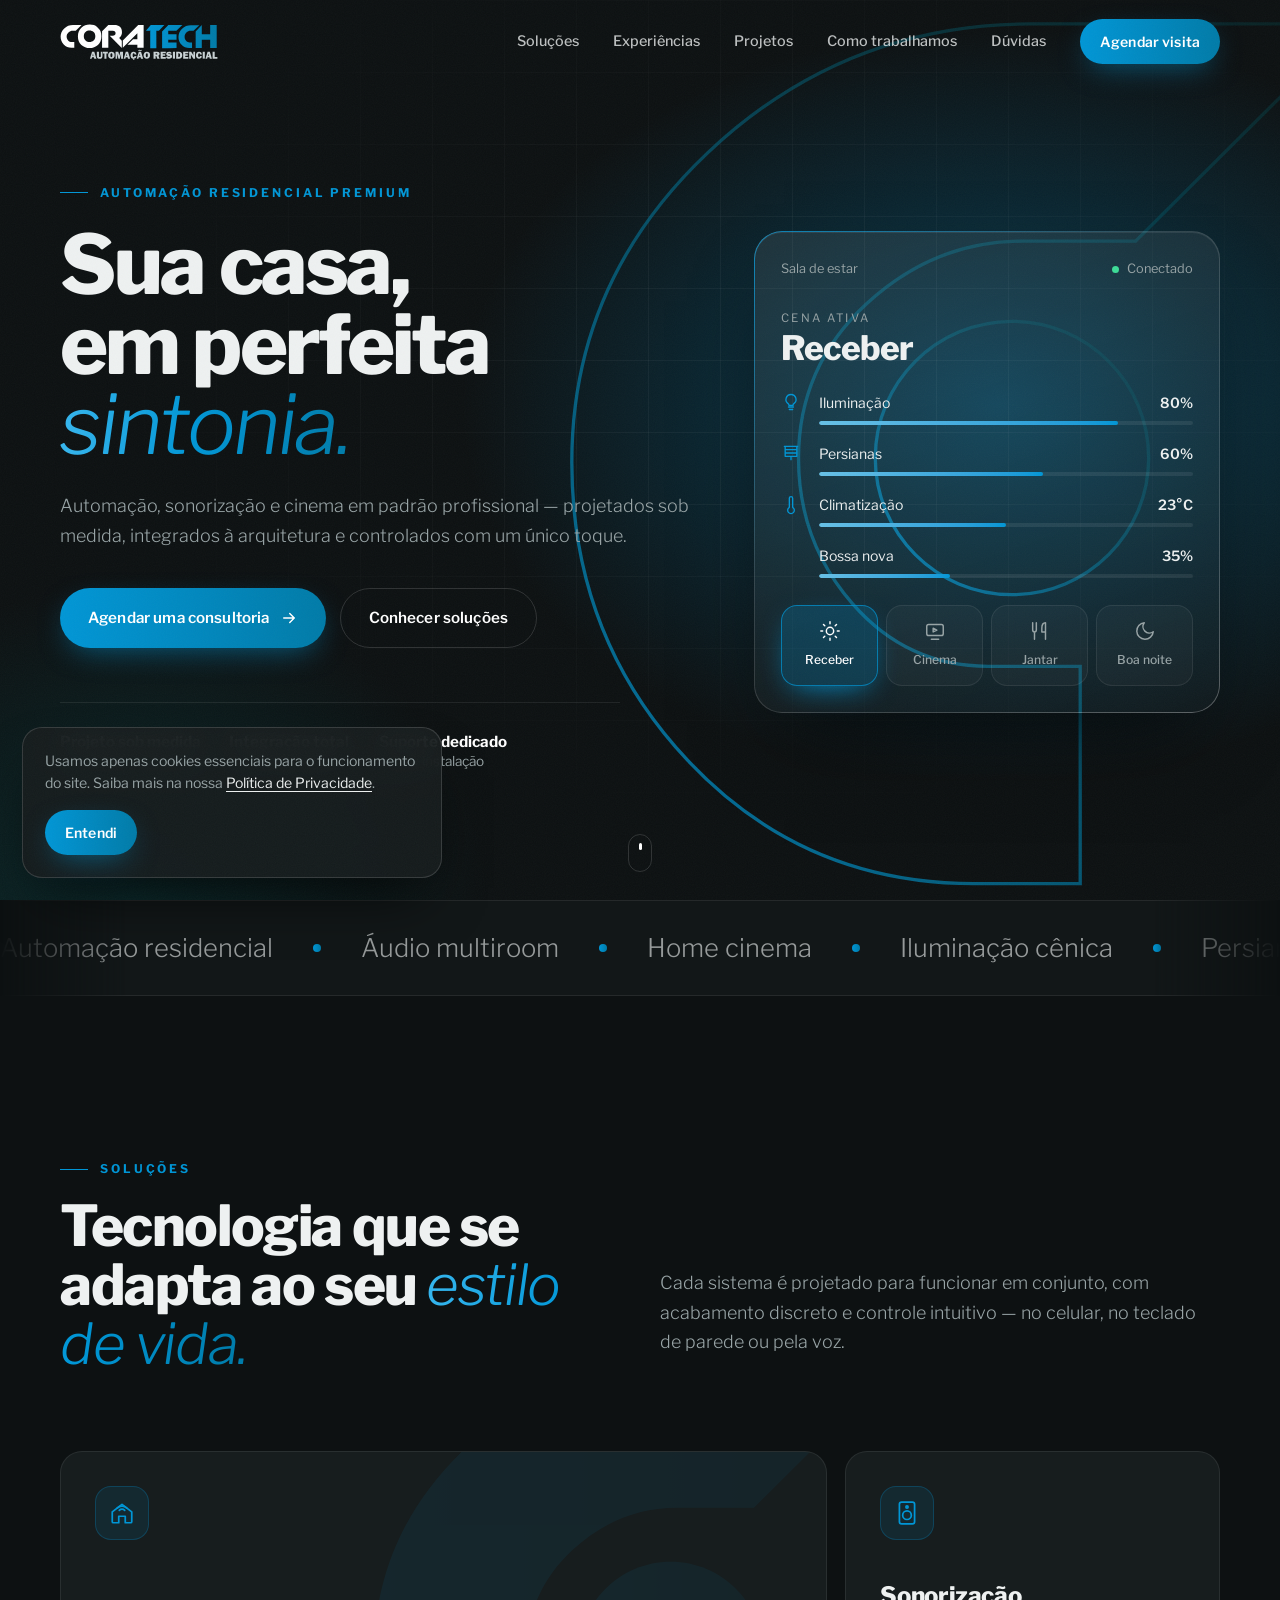
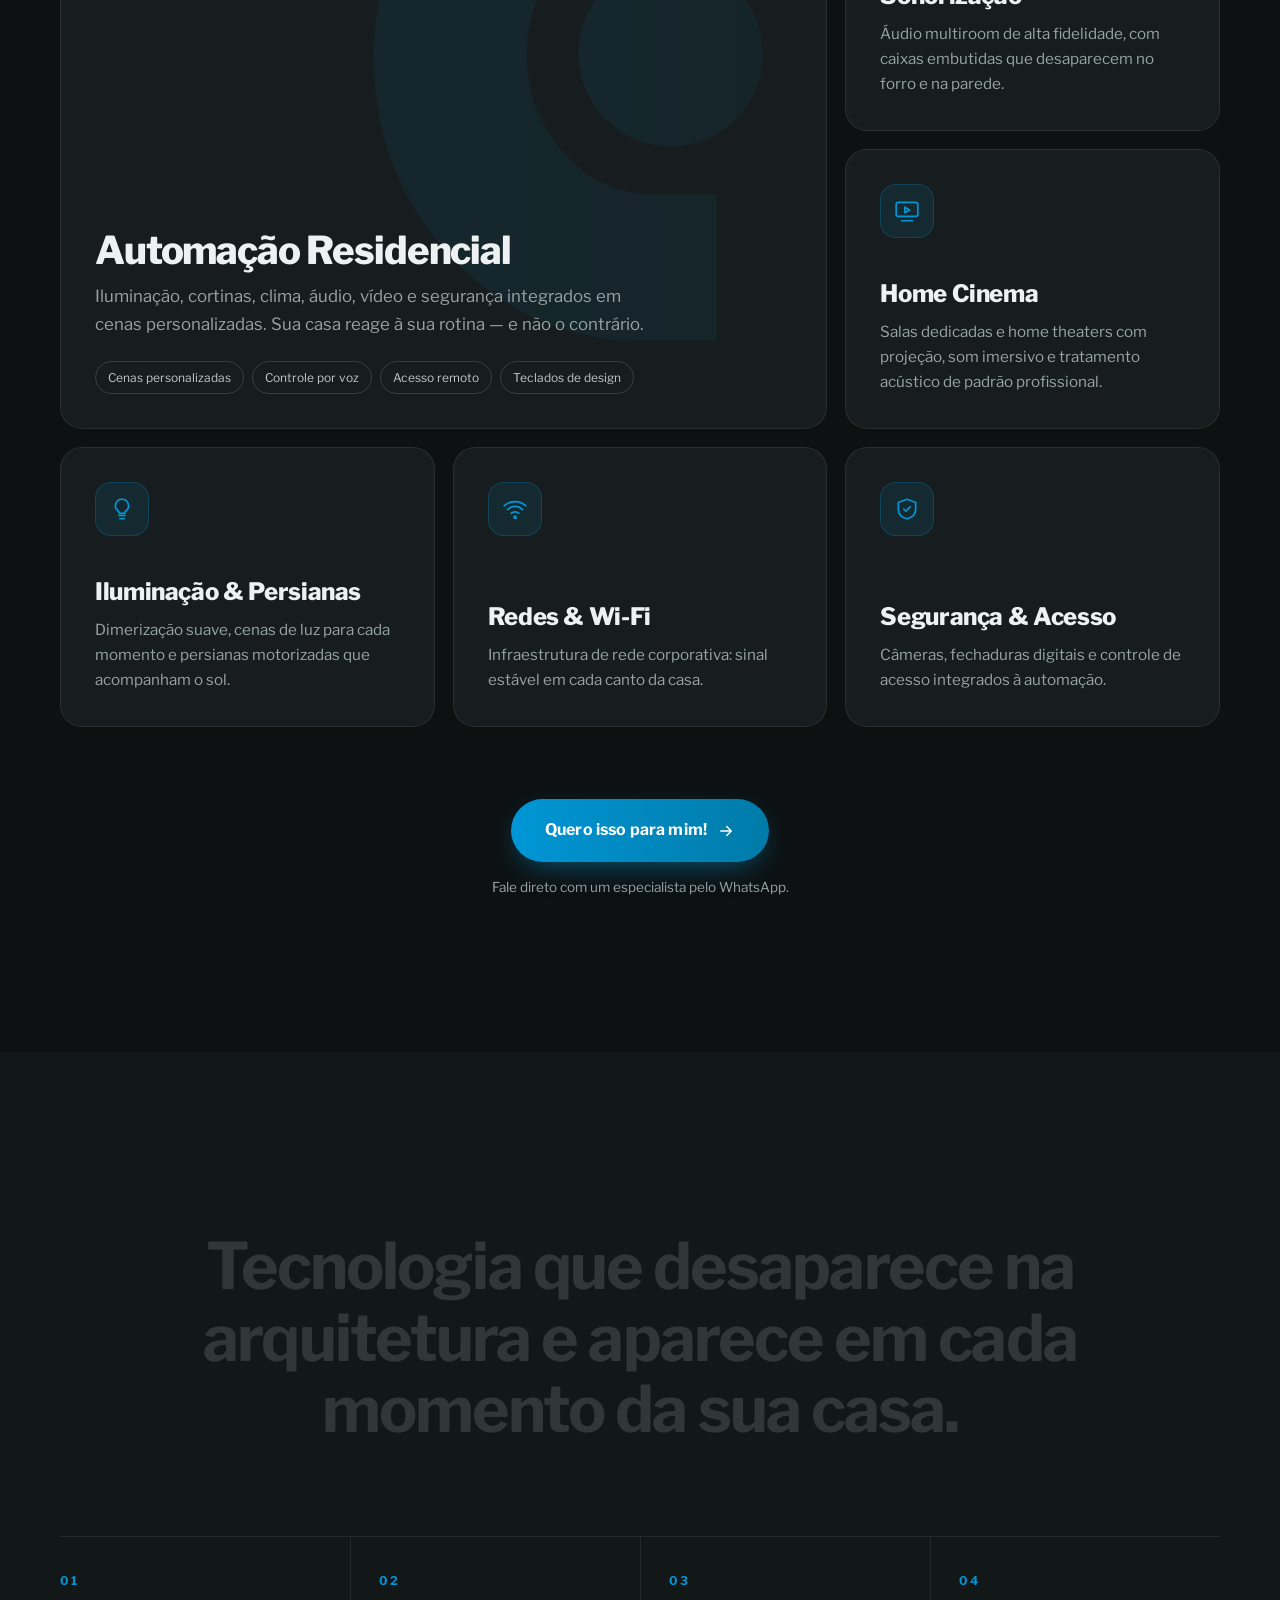
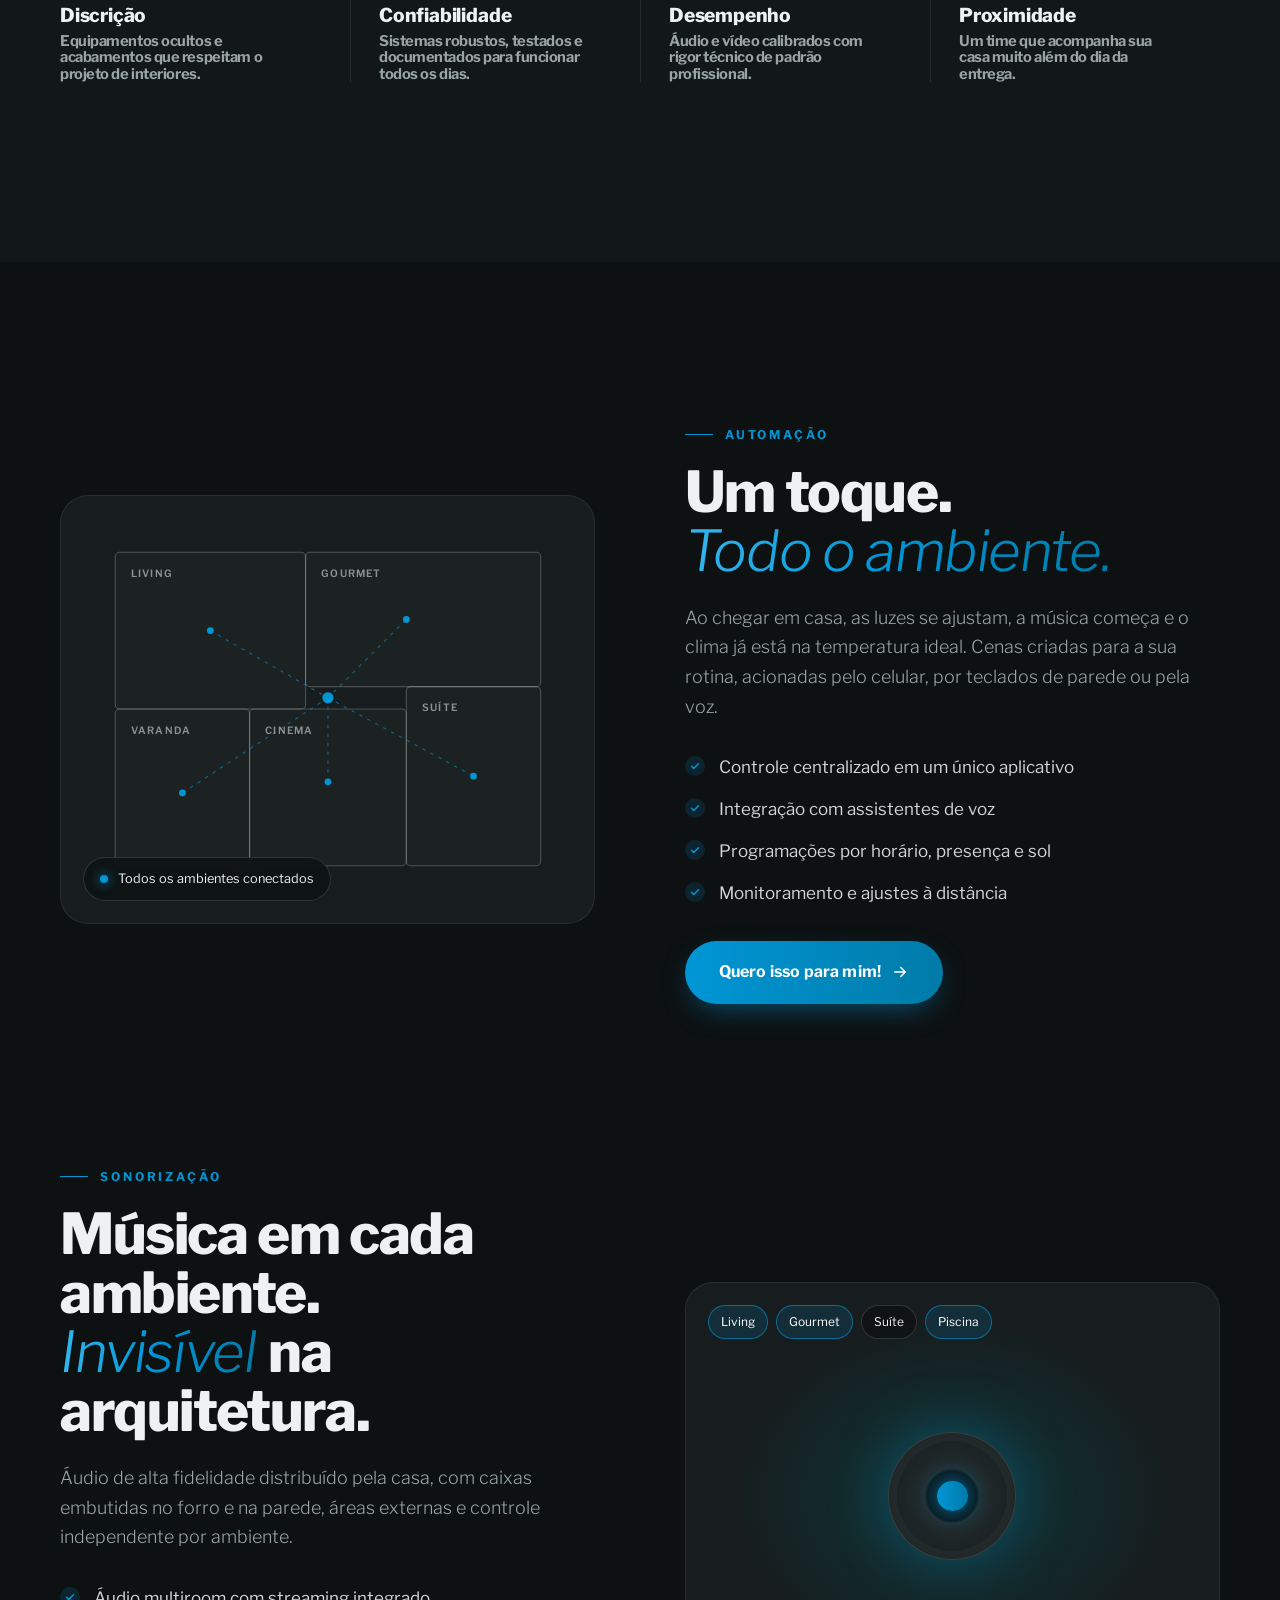
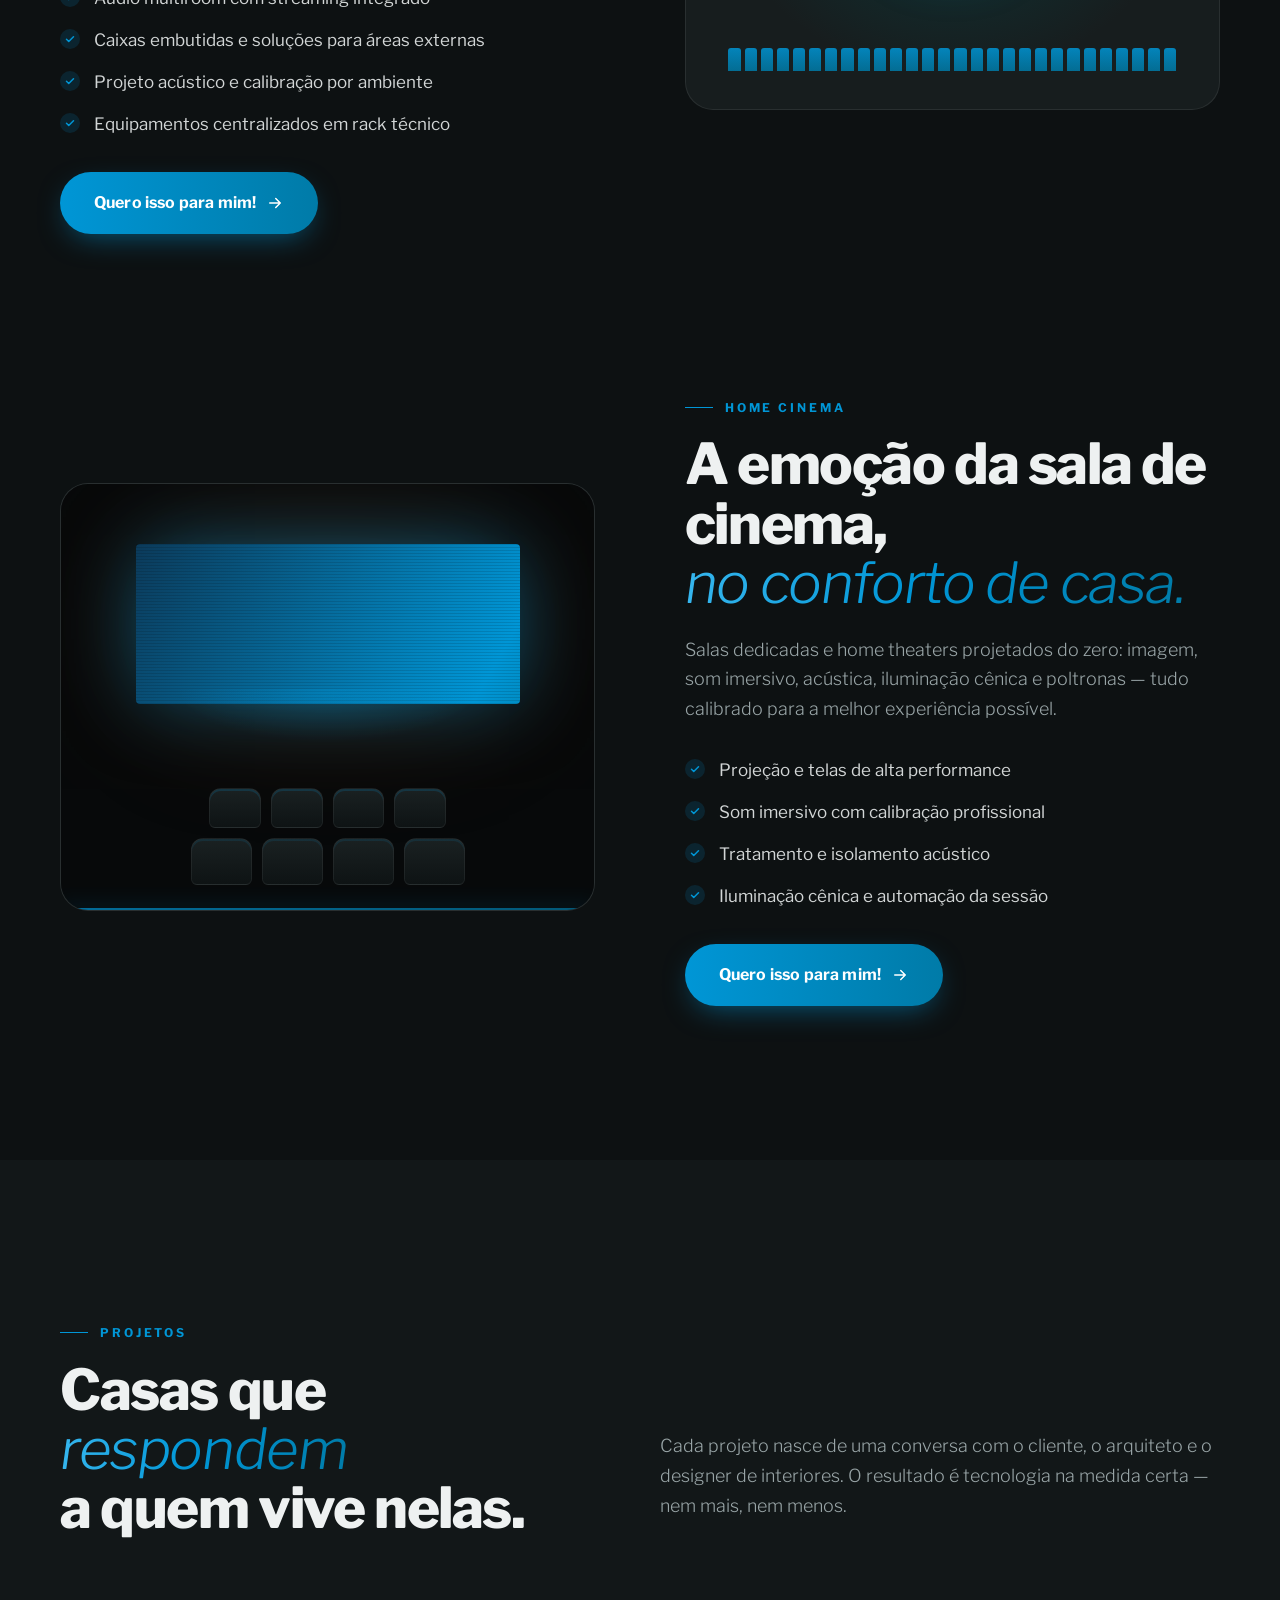
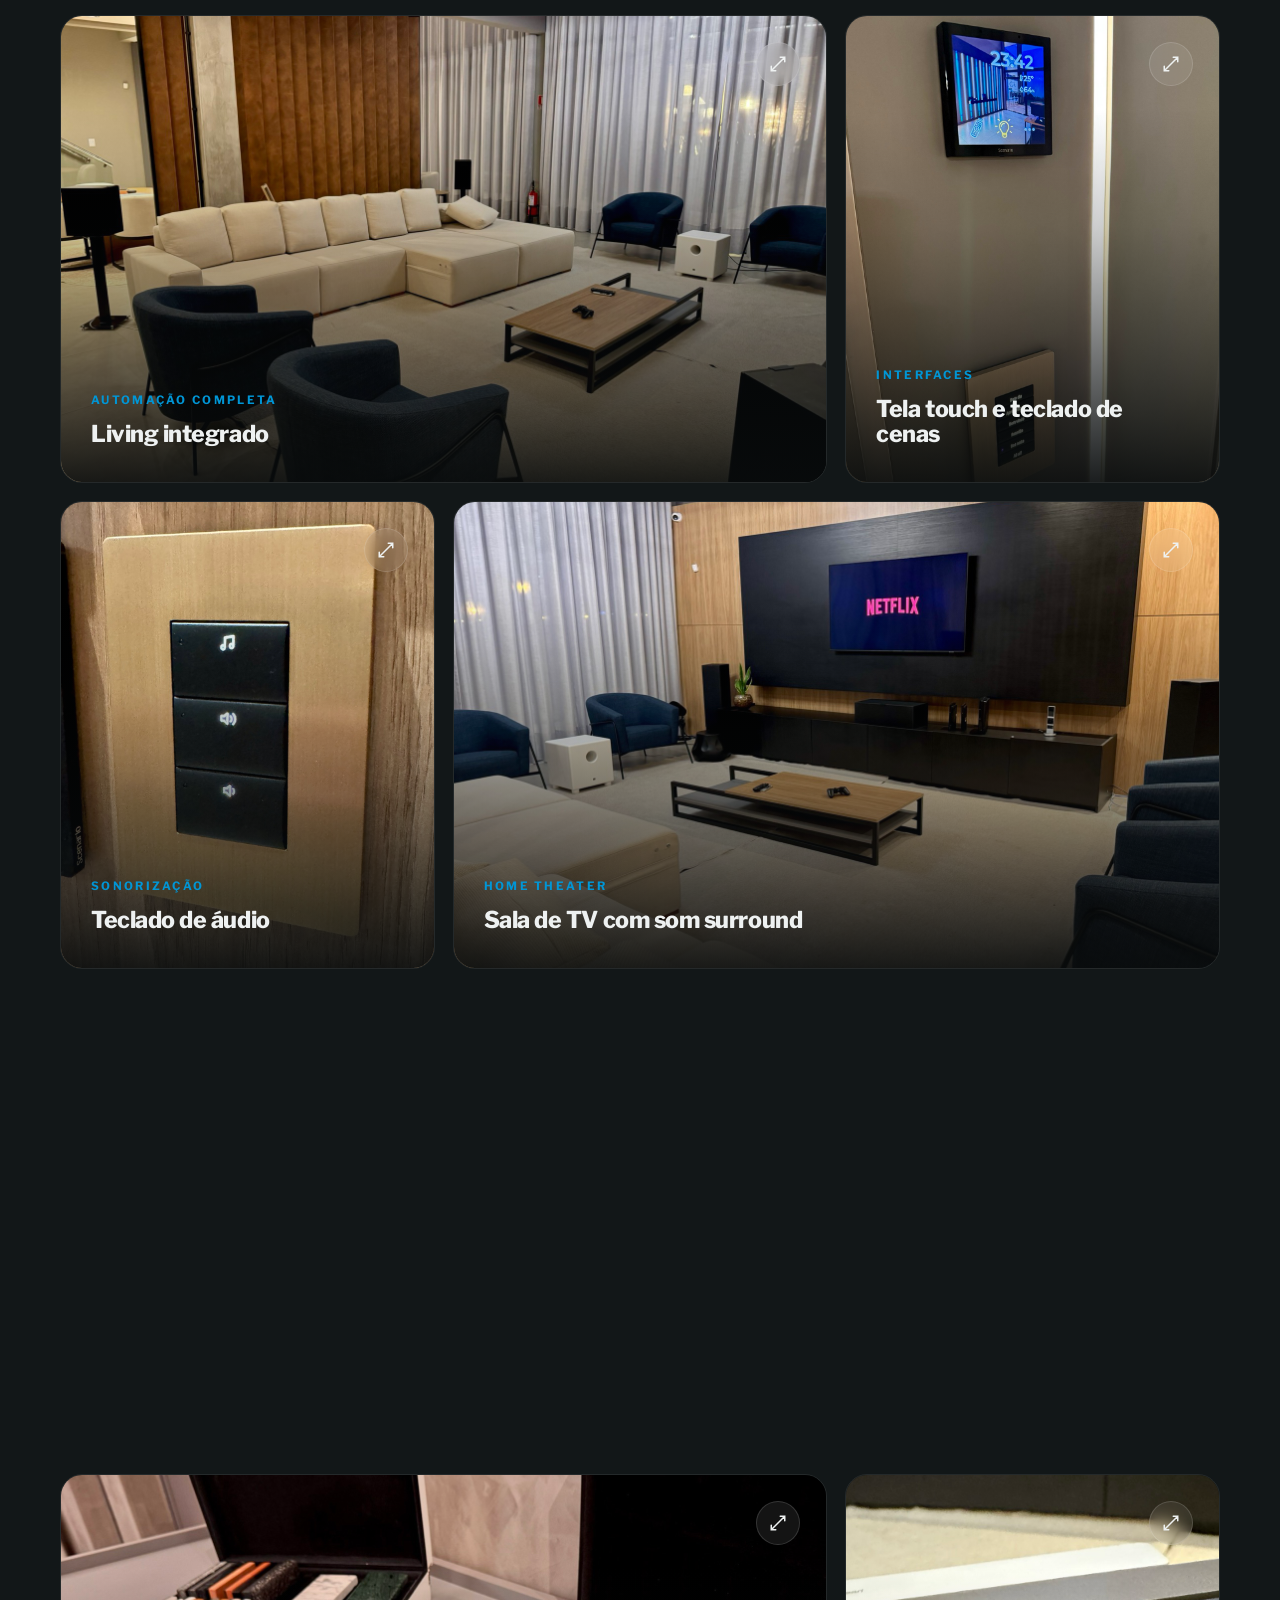
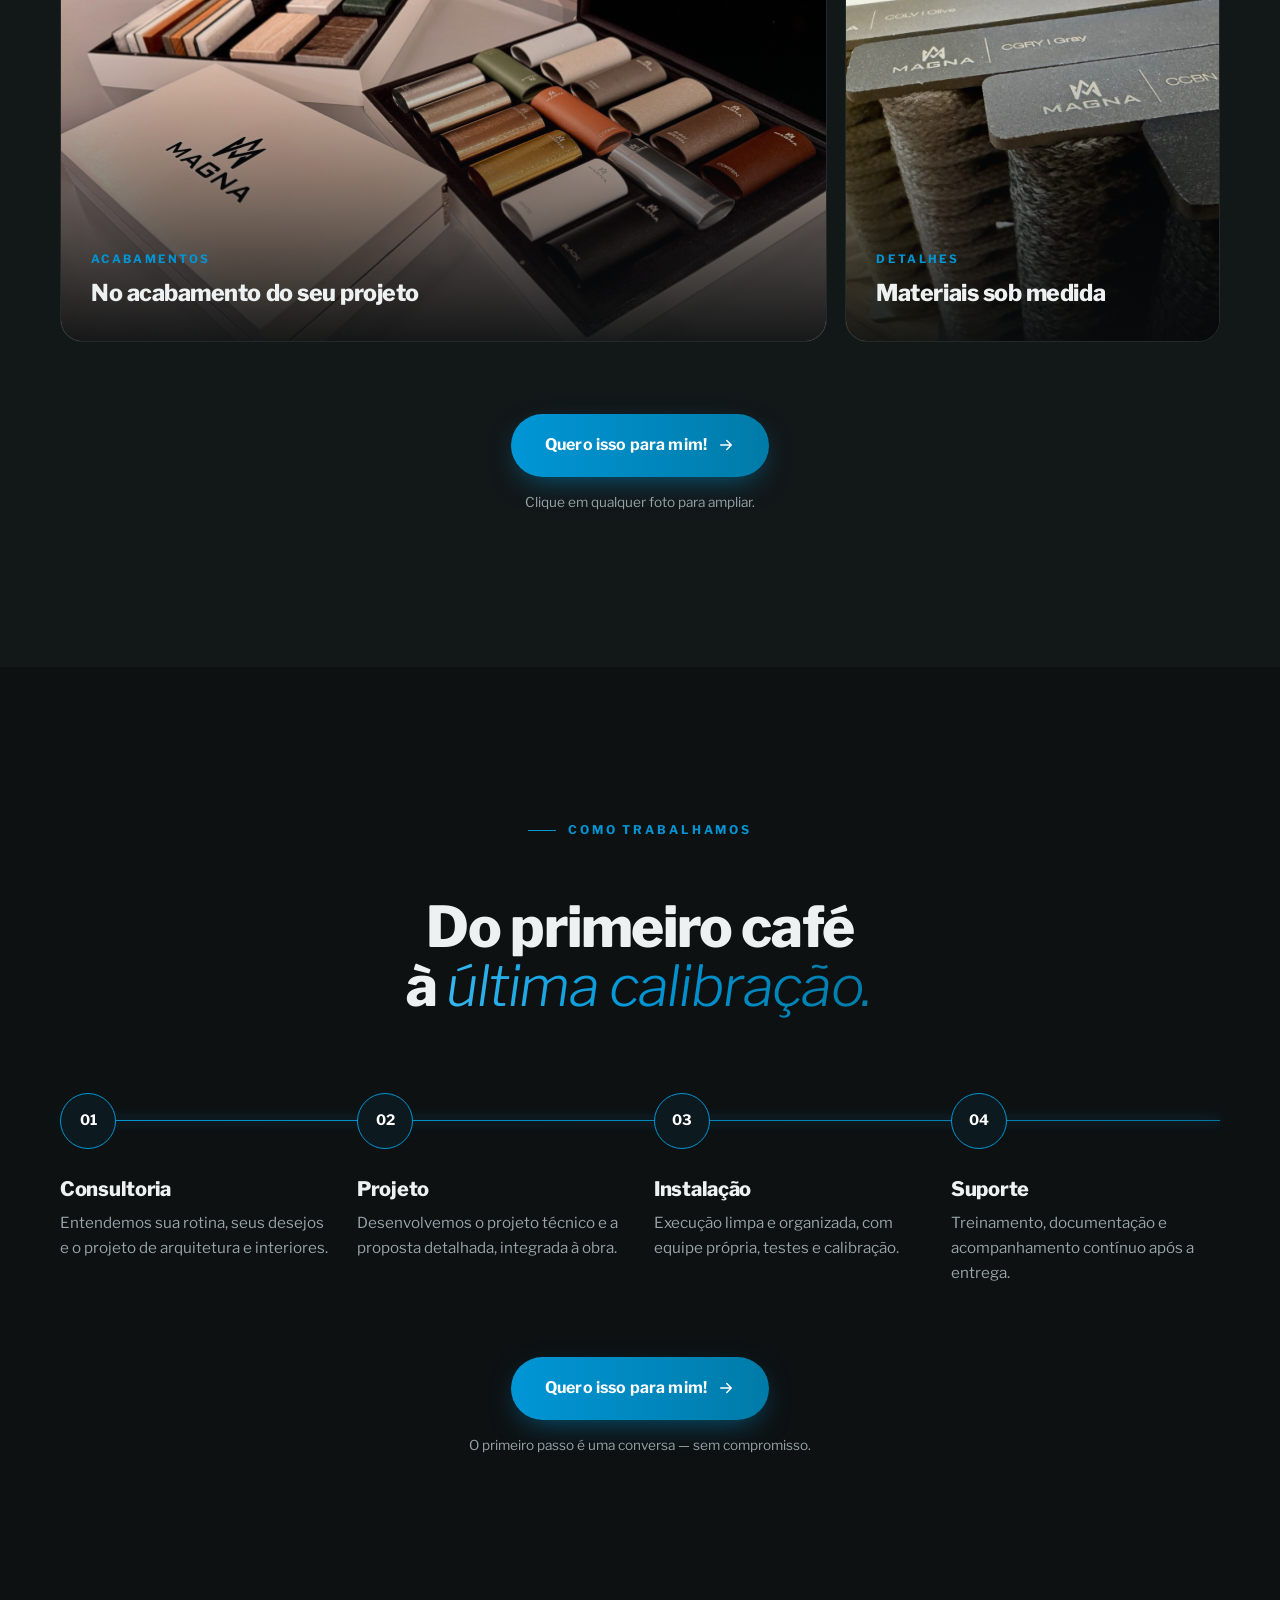
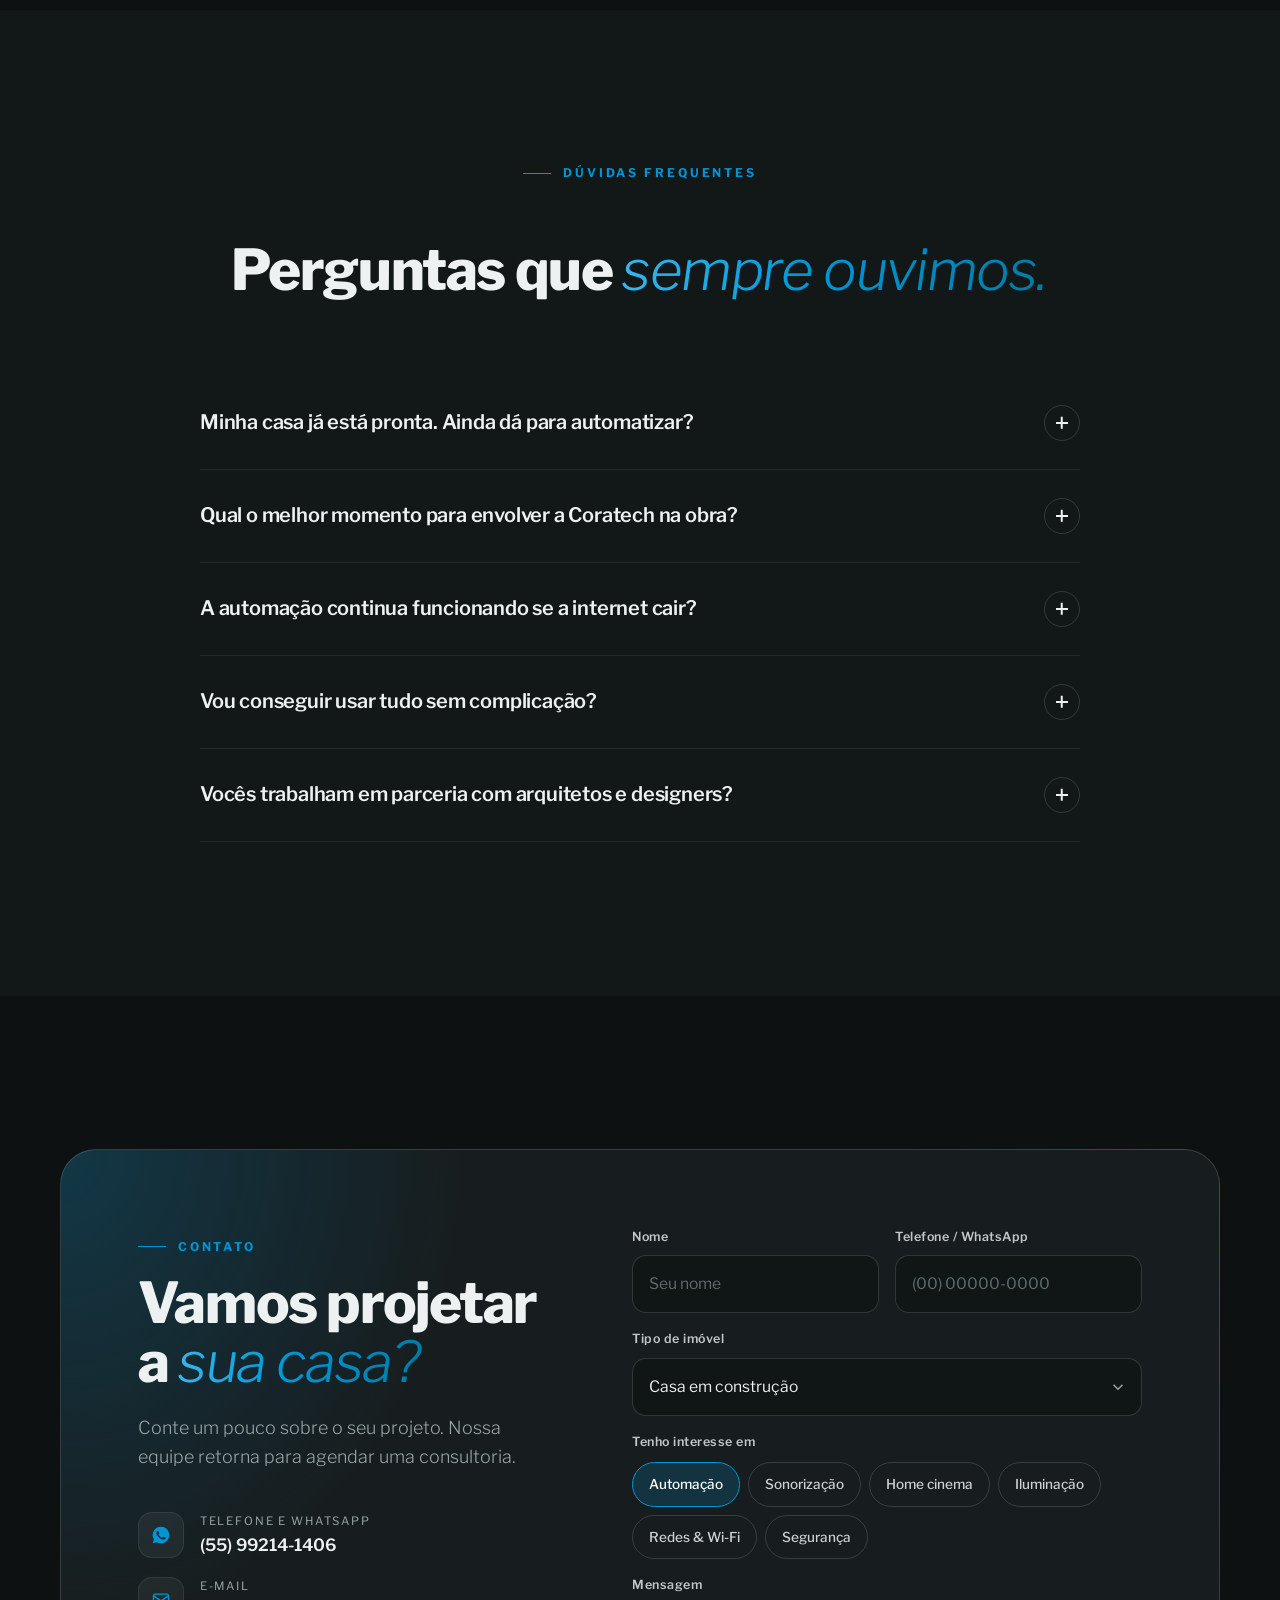
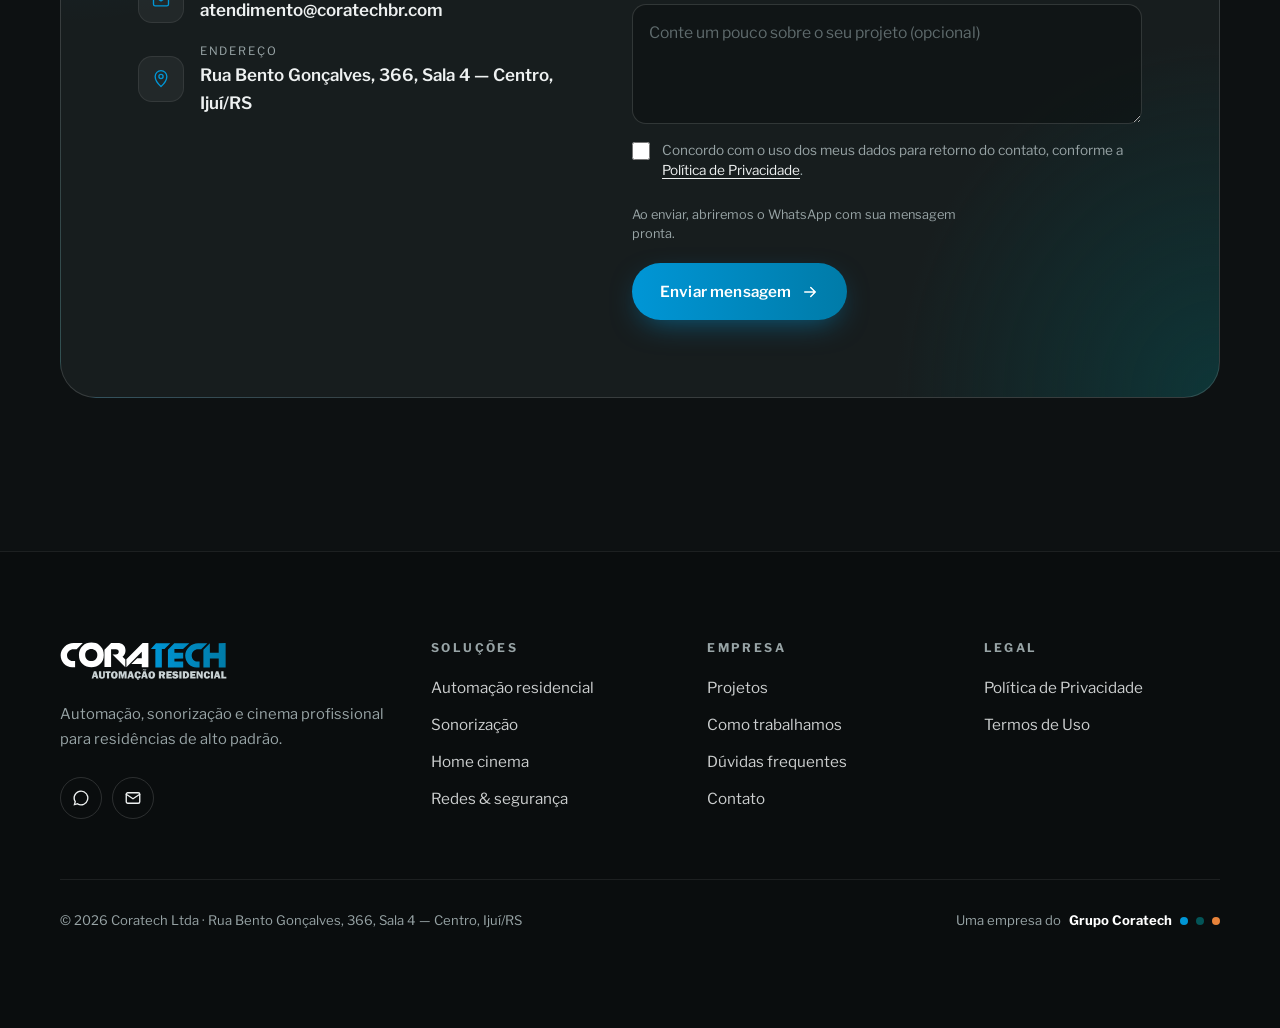
<file: index.html>
<!doctype html>
<html lang="pt-BR">
<head>
  <meta charset="utf-8">
  <meta name="viewport" content="width=device-width, initial-scale=1">
  <title>Coratech — Automação Residencial, Sonorização e Cinema</title>
  <meta name="description" content="Coratech Automação Residencial: projetos sob medida de automação, sonorização ambiente e home cinema profissional para residências de alto padrão.">
  <meta name="theme-color" content="#0d1112">

  <!-- Compartilhamento (WhatsApp, Instagram, LinkedIn) -->
  <meta property="og:type" content="website">
  <meta property="og:title" content="Coratech — Automação Residencial Premium">
  <meta property="og:description" content="Automação, sonorização e cinema profissional para residências exigentes.">
  <meta property="og:locale" content="pt_BR">

  <link rel="icon" type="image/svg+xml" href="assets/img/favicon.svg">
  <link rel="preconnect" href="https://fonts.googleapis.com">
  <link rel="preconnect" href="https://fonts.gstatic.com" crossorigin>
  <link href="https://fonts.googleapis.com/css2?family=Libre+Franklin:ital,wght@0,300;0,400;0,500;0,600;0,700;0,800;1,300&display=swap" rel="stylesheet">
  <link rel="stylesheet" href="assets/css/style.css?v=7">
</head>
<body>

  <div class="progress" aria-hidden="true"></div>

  <!-- =====================================================================
       CABEÇALHO
       ===================================================================== -->
  <header class="header" id="topo">
    <div class="container">
      <a href="#inicio" class="brand" aria-label="Coratech — início">
        <img src="assets/img/logo-claro.svg" alt="Coratech Automação Residencial" width="283" height="64">
      </a>

      <nav class="nav" id="menu" aria-label="Menu principal">
        <a href="#solucoes">Soluções</a>
        <a href="#experiencias">Experiências</a>
        <a href="#projetos">Projetos</a>
        <a href="#processo">Como trabalhamos</a>
        <a href="#faq">Dúvidas</a>
        <a href="#contato" class="btn btn--sm">Agendar visita</a>
      </nav>

      <button class="menu-toggle" aria-label="Abrir menu" aria-controls="menu" aria-expanded="false">
        <span></span><span></span>
      </button>
    </div>
  </header>

  <main>

    <!-- =====================================================================
         HERO — com painel interativo de cenas
         ===================================================================== -->
    <section class="hero" id="inicio">
      <div class="hero__bg"></div>
      <div class="hero__grid"></div>

      <!-- Símbolo da marca desenhado em linha -->
      <svg class="hero__symbol" viewBox="0 0 84 94" aria-hidden="true">
        <defs>
          <linearGradient id="heroStroke" x1="0" y1="0" x2="1" y2="1">
            <stop offset="0" stop-color="#0096D6" stop-opacity=".9"/>
            <stop offset="1" stop-color="#035457" stop-opacity=".25"/>
          </linearGradient>
        </defs>
        <path transform="matrix(1,0,0,-1,-121,246.89)" d="M170.525 244.993C157.337 244.993 145.947 240.446 136.338 231.368 126.729 222.288 121.932 211.369 121.932 198.587 121.932 186.273 126.009 175.757 134.181 167.055 142.354 158.337 152.462 153.994 164.51 153.994H175.745V176.993H165.994C160.292 176.993 155.524 179.18 151.682 183.571 147.837 187.96 145.93 193.102 145.93 199.008 145.93 205.447 148.323 210.899 153.104 215.337 157.885 219.773 163.384 221.993 169.587 221.993H181.603L204.713 244.993Z"/>
        <path transform="matrix(1,0,0,-1,-121,246.89)" d="M154.053 199.043C154.053 191.051 160.531 184.573 168.523 184.573 176.515 184.573 182.993 191.051 182.993 199.043 182.993 207.035 176.515 213.513 168.523 213.513 160.531 213.513 154.053 207.035 154.053 199.043Z"/>
      </svg>

      <div class="container hero__inner">
        <div>
          <span class="eyebrow fade-in">Automação residencial premium</span>
          <h1 class="display">
            <span class="split-line"><span>Sua casa,</span></span>
            <span class="split-line"><span>em perfeita</span></span>
            <span class="split-line"><span><em class="accent">sintonia.</em></span></span>
          </h1>
          <p class="lead fade-in d1">
            Automação, sonorização e cinema em padrão profissional — projetados sob medida,
            integrados à arquitetura e controlados com um único toque.
          </p>
          <div class="hero__ctas fade-in d2">
            <a href="#contato" class="btn">
              Agendar uma consultoria
              <svg viewBox="0 0 24 24" fill="none" stroke="currentColor" stroke-width="2" stroke-linecap="round" stroke-linejoin="round"><path d="M5 12h14M13 6l6 6-6 6"/></svg>
            </a>
            <a href="#solucoes" class="btn btn--ghost">Conhecer soluções</a>
          </div>
          <div class="hero__meta fade-in d3">
            <div><strong>Projeto sob medida</strong>do conceito à entrega</div>
            <div><strong>Integração total</strong>em um só aplicativo</div>
            <div><strong>Suporte dedicado</strong>após a instalação</div>
          </div>
        </div>

        <!-- Painel de cenas: clique nos botões para ver a casa mudar -->
        <div class="hero__panel fade-in d4">
          <div class="panel" aria-live="polite">
            <div class="panel__top">
              <span>Sala de estar</span>
              <span class="panel__status"><i></i>Conectado</span>
            </div>
            <div class="panel__scene">
              <small>Cena ativa</small>
              <span class="panel__scene-name" data-scene-name>Receber</span>
            </div>

            <div class="panel__rows">
              <div class="prow">
                <svg viewBox="0 0 24 24" fill="none" stroke="currentColor" stroke-width="1.6" stroke-linecap="round" stroke-linejoin="round"><path d="M9 18h6M10 21h4M12 3a6 6 0 0 0-3.5 10.9c.6.5 1 1.2 1 2V16h5v-.1c0-.8.4-1.5 1-2A6 6 0 0 0 12 3z"/></svg>
                <span>Iluminação</span><b data-val="luz">80%</b>
                <div class="prow__bar"><i data-bar="luz"></i></div>
              </div>
              <div class="prow">
                <svg viewBox="0 0 24 24" fill="none" stroke="currentColor" stroke-width="1.6" stroke-linecap="round" stroke-linejoin="round"><path d="M4 4h16M5 4v12h14V4M5 8h14M5 12h14M12 16v4"/></svg>
                <span>Persianas</span><b data-val="persiana">60%</b>
                <div class="prow__bar"><i data-bar="persiana"></i></div>
              </div>
              <div class="prow">
                <svg viewBox="0 0 24 24" fill="none" stroke="currentColor" stroke-width="1.6" stroke-linecap="round" stroke-linejoin="round"><path d="M14 14.8V4a2 2 0 1 0-4 0v10.8a4 4 0 1 0 4 0z"/></svg>
                <span>Climatização</span><b data-val="clima">23°C</b>
                <div class="prow__bar"><i data-bar="clima"></i></div>
              </div>
              <div class="prow">
                <span class="panel__eq" aria-hidden="true"><i></i><i></i><i></i><i></i></span>
                <span data-val="musica">Bossa nova</span><b data-val="audio">35%</b>
                <div class="prow__bar"><i data-bar="audio"></i></div>
              </div>
            </div>

            <div class="scenes" role="group" aria-label="Escolher cena">
              <button class="scene-btn" data-scene="receber" aria-pressed="true">
                <svg viewBox="0 0 24 24" fill="none" stroke="currentColor" stroke-width="1.6" stroke-linecap="round" stroke-linejoin="round"><circle cx="12" cy="12" r="4"/><path d="M12 2v2M12 20v2M4.9 4.9l1.4 1.4M17.7 17.7l1.4 1.4M2 12h2M20 12h2M4.9 19.1l1.4-1.4M17.7 6.3l1.4-1.4"/></svg>
                Receber
              </button>
              <button class="scene-btn" data-scene="cinema" aria-pressed="false">
                <svg viewBox="0 0 24 24" fill="none" stroke="currentColor" stroke-width="1.6" stroke-linecap="round" stroke-linejoin="round"><rect x="3" y="5" width="18" height="12" rx="2"/><path d="M8 21h8M10 9l4 2-4 2z"/></svg>
                Cinema
              </button>
              <button class="scene-btn" data-scene="jantar" aria-pressed="false">
                <svg viewBox="0 0 24 24" fill="none" stroke="currentColor" stroke-width="1.6" stroke-linecap="round" stroke-linejoin="round"><path d="M8 3v8a2 2 0 0 1-4 0V3M6 13v8M18 21V3c-2 0-4 2-4 6v4h4"/></svg>
                Jantar
              </button>
              <button class="scene-btn" data-scene="noite" aria-pressed="false">
                <svg viewBox="0 0 24 24" fill="none" stroke="currentColor" stroke-width="1.6" stroke-linecap="round" stroke-linejoin="round"><path d="M21 12.8A9 9 0 1 1 11.2 3a7 7 0 0 0 9.8 9.8z"/></svg>
                Boa noite
              </button>
            </div>
          </div>
        </div>
      </div>

      <a href="#solucoes" class="scroll-cue" aria-label="Rolar para baixo"></a>
    </section>

    <!-- Faixa rolante -->
    <div class="marquee" aria-hidden="true">
      <div class="marquee__track">
        <span>Automação residencial</span><span>Áudio multiroom</span><span>Home cinema</span><span>Iluminação cênica</span><span>Persianas motorizadas</span><span>Climatização inteligente</span><span>Redes &amp; Wi-Fi</span><span>Segurança &amp; acesso</span>
        <span>Automação residencial</span><span>Áudio multiroom</span><span>Home cinema</span><span>Iluminação cênica</span><span>Persianas motorizadas</span><span>Climatização inteligente</span><span>Redes &amp; Wi-Fi</span><span>Segurança &amp; acesso</span>
      </div>
    </div>

    <!-- =====================================================================
         SOLUÇÕES
         ===================================================================== -->
    <section class="section" id="solucoes">
      <div class="container">
        <div class="section__head">
          <div class="reveal">
            <span class="eyebrow">Soluções</span>
            <h2 class="h2">Tecnologia que se adapta ao seu <em class="accent">estilo de vida.</em></h2>
          </div>
          <p class="lead reveal" data-delay="1">
            Cada sistema é projetado para funcionar em conjunto, com acabamento discreto e
            controle intuitivo — no celular, no teclado de parede ou pela voz.
          </p>
        </div>

        <div class="bento">
          <article class="card card--feature reveal">
            <div class="card__icon">
              <svg viewBox="0 0 24 24" fill="none" stroke="currentColor" stroke-width="1.6" stroke-linecap="round" stroke-linejoin="round"><path d="M3 11l9-7 9 7v9a1 1 0 0 1-1 1h-5v-6H9v6H4a1 1 0 0 1-1-1z"/><path d="M9.5 9.5a3.5 3.5 0 0 1 5 0M7.5 7.5a6.4 6.4 0 0 1 9 0"/></svg>
            </div>
            <h3 class="h3">Automação Residencial</h3>
            <p>Iluminação, cortinas, clima, áudio, vídeo e segurança integrados em cenas personalizadas. Sua casa reage à sua rotina — e não o contrário.</p>
            <div class="card__tags"><span>Cenas personalizadas</span><span>Controle por voz</span><span>Acesso remoto</span><span>Teclados de design</span></div>
          </article>

          <article class="card reveal" data-delay="1">
            <div class="card__icon">
              <svg viewBox="0 0 24 24" fill="none" stroke="currentColor" stroke-width="1.6" stroke-linecap="round" stroke-linejoin="round"><rect x="5" y="2" width="14" height="20" rx="2"/><circle cx="12" cy="14" r="4"/><circle cx="12" cy="6.5" r="1"/></svg>
            </div>
            <h3 class="h3">Sonorização</h3>
            <p>Áudio multiroom de alta fidelidade, com caixas embutidas que desaparecem no forro e na parede.</p>
          </article>

          <article class="card reveal" data-delay="2">
            <div class="card__icon">
              <svg viewBox="0 0 24 24" fill="none" stroke="currentColor" stroke-width="1.6" stroke-linecap="round" stroke-linejoin="round"><rect x="2" y="4" width="20" height="13" rx="2"/><path d="M7 21h10M10 8.5l4.5 2.5-4.5 2.5z"/></svg>
            </div>
            <h3 class="h3">Home Cinema</h3>
            <p>Salas dedicadas e home theaters com projeção, som imersivo e tratamento acústico de padrão profissional.</p>
          </article>

          <article class="card reveal">
            <div class="card__icon">
              <svg viewBox="0 0 24 24" fill="none" stroke="currentColor" stroke-width="1.6" stroke-linecap="round" stroke-linejoin="round"><path d="M9 18h6M10 21h4M12 3a6 6 0 0 0-3.5 10.9c.6.5 1 1.2 1 2V16h5v-.1c0-.8.4-1.5 1-2A6 6 0 0 0 12 3z"/></svg>
            </div>
            <h3 class="h3">Iluminação &amp; Persianas</h3>
            <p>Dimerização suave, cenas de luz para cada momento e persianas motorizadas que acompanham o sol.</p>
          </article>

          <article class="card reveal" data-delay="1">
            <div class="card__icon">
              <svg viewBox="0 0 24 24" fill="none" stroke="currentColor" stroke-width="1.6" stroke-linecap="round" stroke-linejoin="round"><path d="M5 12.5a10 10 0 0 1 14 0M8.5 16a5 5 0 0 1 7 0M2 9a15 15 0 0 1 20 0"/><circle cx="12" cy="19.5" r="1"/></svg>
            </div>
            <h3 class="h3">Redes &amp; Wi-Fi</h3>
            <p>Infraestrutura de rede corporativa: sinal estável em cada canto da casa.</p>
          </article>

          <article class="card reveal" data-delay="2">
            <div class="card__icon">
              <svg viewBox="0 0 24 24" fill="none" stroke="currentColor" stroke-width="1.6" stroke-linecap="round" stroke-linejoin="round"><path d="M12 3l8 3v6c0 5-3.5 8-8 9-4.5-1-8-4-8-9V6z"/><path d="M9 12l2 2 4-4"/></svg>
            </div>
            <h3 class="h3">Segurança &amp; Acesso</h3>
            <p>Câmeras, fechaduras digitais e controle de acesso integrados à automação.</p>
          </article>
        </div>
        <div class="want reveal">
          <a href="#contato" class="btn btn--want" data-quero="as soluções de automação residencial" target="_blank" rel="noopener">Quero isso para mim! <svg viewBox="0 0 24 24" fill="none" stroke="currentColor" stroke-width="2" stroke-linecap="round" stroke-linejoin="round"><path d="M5 12h14M13 6l6 6-6 6"/></svg></a>
          <p>Fale direto com um especialista pelo WhatsApp.</p>
        </div>
      </div>
    </section>

    <!-- =====================================================================
         MANIFESTO
         ===================================================================== -->
    <section class="manifesto section--alt">
      <div class="container">
        <!-- As palavras acendem conforme a rolagem. Palavras com * ficam em azul. -->
        <p data-words>Tecnologia que *desaparece* na arquitetura e *aparece* em cada momento da sua casa.</p>

        <div class="pillars">
          <div class="pillar reveal"><b>01</b><h3>Discrição</h3><p>Equipamentos ocultos e acabamentos que respeitam o projeto de interiores.</p></div>
          <div class="pillar reveal" data-delay="1"><b>02</b><h3>Confiabilidade</h3><p>Sistemas robustos, testados e documentados para funcionar todos os dias.</p></div>
          <div class="pillar reveal" data-delay="2"><b>03</b><h3>Desempenho</h3><p>Áudio e vídeo calibrados com rigor técnico de padrão profissional.</p></div>
          <div class="pillar reveal" data-delay="3"><b>04</b><h3>Proximidade</h3><p>Um time que acompanha sua casa muito além do dia da entrega.</p></div>
        </div>
      </div>
    </section>

    <!-- =====================================================================
         EXPERIÊNCIAS
         ===================================================================== -->
    <section class="section" id="experiencias">
      <div class="container">

        <!-- Automação -->
        <div class="feature" id="automacao">
          <div class="feature__media reveal-scale" data-observe>
            <div class="plan">
              <svg viewBox="0 0 400 300" aria-hidden="true">
                <g class="lights">
                  <ellipse class="light" cx="95" cy="80" rx="60" ry="45"/>
                  <ellipse class="light" cx="270" cy="70" rx="70" ry="40"/>
                  <ellipse class="light" cx="330" cy="210" rx="45" ry="45"/>
                  <ellipse class="light" cx="200" cy="215" rx="55" ry="40"/>
                  <ellipse class="light" cx="70" cy="225" rx="45" ry="40"/>
                </g>
                <rect class="room" x="10" y="10" width="170" height="140" rx="4"/>
                <rect class="room" x="180" y="10" width="210" height="120" rx="4"/>
                <rect class="room" x="270" y="130" width="120" height="160" rx="4"/>
                <rect class="room" x="130" y="150" width="140" height="140" rx="4"/>
                <rect class="room" x="10" y="150" width="120" height="140" rx="4"/>
                <path class="wire" d="M95 80 L200 140 L270 70 M200 140 L330 210 M200 140 L200 215 M200 140 L70 225"/>
                <circle class="node" cx="200" cy="140" r="5"/>
                <circle class="node" cx="95" cy="80" r="3"/>
                <circle class="node" cx="270" cy="70" r="3"/>
                <circle class="node" cx="330" cy="210" r="3"/>
                <circle class="node" cx="200" cy="215" r="3"/>
                <circle class="node" cx="70" cy="225" r="3"/>
                <text x="24" y="32">Living</text>
                <text x="194" y="32">Gourmet</text>
                <text x="284" y="152">Suíte</text>
                <text x="144" y="172">Cinema</text>
                <text x="24" y="172">Varanda</text>
              </svg>
            </div>
            <div class="plan-badge"><i></i>Todos os ambientes conectados</div>
          </div>
          <div class="feature__text reveal" data-delay="1">
            <span class="eyebrow">Automação</span>
            <h2 class="h2">Um toque.<br><em class="accent">Todo o ambiente.</em></h2>
            <p class="lead">Ao chegar em casa, as luzes se ajustam, a música começa e o clima já está na temperatura ideal. Cenas criadas para a sua rotina, acionadas pelo celular, por teclados de parede ou pela voz.</p>
            <ul class="checklist">
              <li>Controle centralizado em um único aplicativo</li>
              <li>Integração com assistentes de voz</li>
              <li>Programações por horário, presença e sol</li>
              <li>Monitoramento e ajustes à distância</li>
            </ul>
            <a href="#contato" class="btn btn--want btn--inline" data-quero="a automação residencial" target="_blank" rel="noopener">Quero isso para mim! <svg viewBox="0 0 24 24" fill="none" stroke="currentColor" stroke-width="2" stroke-linecap="round" stroke-linejoin="round"><path d="M5 12h14M13 6l6 6-6 6"/></svg></a>
          </div>
        </div>

        <!-- Sonorização -->
        <div class="feature feature--rev" id="sonorizacao">
          <div class="feature__media reveal-scale" data-observe>
            <div class="sound">
              <span class="sound__ring"></span><span class="sound__ring"></span><span class="sound__ring"></span><span class="sound__ring"></span>
              <span class="sound__core"></span>
              <div class="sound__bars" data-bars="28" aria-hidden="true"></div>
              <div class="sound__rooms" aria-hidden="true">
                <span class="on">Living</span><span class="on">Gourmet</span><span>Suíte</span><span class="on">Piscina</span>
              </div>
            </div>
          </div>
          <div class="feature__text reveal" data-delay="1">
            <span class="eyebrow">Sonorização</span>
            <h2 class="h2">Música em cada ambiente.<br><em class="accent">Invisível</em> na arquitetura.</h2>
            <p class="lead">Áudio de alta fidelidade distribuído pela casa, com caixas embutidas no forro e na parede, áreas externas e controle independente por ambiente.</p>
            <ul class="checklist">
              <li>Áudio multiroom com streaming integrado</li>
              <li>Caixas embutidas e soluções para áreas externas</li>
              <li>Projeto acústico e calibração por ambiente</li>
              <li>Equipamentos centralizados em rack técnico</li>
            </ul>
            <a href="#contato" class="btn btn--want btn--inline" data-quero="a sonorização ambiente" target="_blank" rel="noopener">Quero isso para mim! <svg viewBox="0 0 24 24" fill="none" stroke="currentColor" stroke-width="2" stroke-linecap="round" stroke-linejoin="round"><path d="M5 12h14M13 6l6 6-6 6"/></svg></a>
          </div>
        </div>

        <!-- Cinema -->
        <div class="feature" id="cinema">
          <div class="feature__media reveal-scale" data-observe>
            <div class="cinema" aria-hidden="true">
              <div class="cinema__beam"></div>
              <div class="cinema__screen"></div>
              <div class="cinema__glow"></div>
              <div class="cinema__seats">
                <div class="cinema__row"><i></i><i></i><i></i><i></i></div>
                <div class="cinema__row"><i></i><i></i><i></i><i></i></div>
              </div>
              <div class="cinema__strip"></div>
            </div>
          </div>
          <div class="feature__text reveal" data-delay="1">
            <span class="eyebrow">Home Cinema</span>
            <h2 class="h2">A emoção da sala de cinema,<br><em class="accent">no conforto de casa.</em></h2>
            <p class="lead">Salas dedicadas e home theaters projetados do zero: imagem, som imersivo, acústica, iluminação cênica e poltronas — tudo calibrado para a melhor experiência possível.</p>
            <ul class="checklist">
              <li>Projeção e telas de alta performance</li>
              <li>Som imersivo com calibração profissional</li>
              <li>Tratamento e isolamento acústico</li>
              <li>Iluminação cênica e automação da sessão</li>
            </ul>
            <a href="#contato" class="btn btn--want btn--inline" data-quero="o home cinema" target="_blank" rel="noopener">Quero isso para mim! <svg viewBox="0 0 24 24" fill="none" stroke="currentColor" stroke-width="2" stroke-linecap="round" stroke-linejoin="round"><path d="M5 12h14M13 6l6 6-6 6"/></svg></a>
          </div>
        </div>

      </div>
    </section>

    <!-- =====================================================================
         PROJETOS
         Para trocar uma foto: salve o arquivo em assets/img/projetos/ e altere
         o caminho em style="background-image: url('...')" e em data-full="...".
         Clique em um projeto para ampliar a foto (galeria com setas).
         ===================================================================== -->
    <section class="section section--alt" id="projetos">
      <div class="container">
        <div class="section__head">
          <div class="reveal">
            <span class="eyebrow">Projetos</span>
            <h2 class="h2">Casas que <em class="accent">respondem</em><br>a quem vive nelas.</h2>
          </div>
          <p class="lead reveal" data-delay="1">
            Cada projeto nasce de uma conversa com o cliente, o arquiteto e o designer de interiores.
            O resultado é tecnologia na medida certa — nem mais, nem menos.
          </p>
        </div>

        <div class="projects">
          <article class="project project--lg reveal" tabindex="0" role="button" aria-label="Ampliar foto: Living integrado" data-full="assets/img/projetos/living-integrado.jpg">
            <div class="project__img" style="background-image: url('assets/img/projetos/living-integrado.jpg'); background-position: center 60%"></div>
            <span class="project__mark" aria-hidden="true"><svg viewBox="0 0 24 24" fill="none" stroke="currentColor" stroke-width="2" stroke-linecap="round"><path d="M15 3h6v6M10 14L21 3M9 21H3v-6M3 21l7-7"/></svg></span>
            <div class="project__body">
              <small>Automação completa</small>
              <h3>Living integrado</h3>
              <p>Iluminação, cortinas, áudio e vídeo controlados em cenas — tecnologia discreta, a serviço da arquitetura.</p>
            </div>
          </article>
          <article class="project reveal" data-delay="1" tabindex="0" role="button" aria-label="Ampliar foto: Tela touch e teclado de cenas" data-full="assets/img/projetos/tela-e-teclado-de-cenas.jpg">
            <div class="project__img" style="background-image: url('assets/img/projetos/tela-e-teclado-de-cenas.jpg'); background-position: center 40%"></div>
            <span class="project__mark" aria-hidden="true"><svg viewBox="0 0 24 24" fill="none" stroke="currentColor" stroke-width="2" stroke-linecap="round"><path d="M15 3h6v6M10 14L21 3M9 21H3v-6M3 21l7-7"/></svg></span>
            <div class="project__body">
              <small>Interfaces</small>
              <h3>Tela touch e teclado de cenas</h3>
              <p>“Bom dia”, “Receber”, “Boa noite”: cenas personalizadas a um toque, ao lado de uma tela com clima e iluminação.</p>
            </div>
          </article>
          <article class="project reveal" data-delay="2" tabindex="0" role="button" aria-label="Ampliar foto: Teclado de áudio" data-full="assets/img/projetos/teclado-de-audio.jpg">
            <div class="project__img" style="background-image: url('assets/img/projetos/teclado-de-audio.jpg'); background-position: center"></div>
            <span class="project__mark" aria-hidden="true"><svg viewBox="0 0 24 24" fill="none" stroke="currentColor" stroke-width="2" stroke-linecap="round"><path d="M15 3h6v6M10 14L21 3M9 21H3v-6M3 21l7-7"/></svg></span>
            <div class="project__body">
              <small>Sonorização</small>
              <h3>Teclado de áudio</h3>
              <p>Música por ambiente com teclas retroiluminadas e acabamento metálico escovado.</p>
            </div>
          </article>
          <article class="project project--lg reveal" tabindex="0" role="button" aria-label="Ampliar foto: Sala de TV com som surround" data-full="assets/img/projetos/home-theater.jpg">
            <div class="project__img" style="background-image: url('assets/img/projetos/home-theater.jpg'); background-position: center 45%"></div>
            <span class="project__mark" aria-hidden="true"><svg viewBox="0 0 24 24" fill="none" stroke="currentColor" stroke-width="2" stroke-linecap="round"><path d="M15 3h6v6M10 14L21 3M9 21H3v-6M3 21l7-7"/></svg></span>
            <div class="project__body">
              <small>Home theater</small>
              <h3>Sala de TV com som surround</h3>
              <p>Caixas torre, caixa central e subwoofer integrados ao painel, com controle único de áudio e vídeo.</p>
            </div>
          </article>
          <article class="project reveal" data-delay="1" tabindex="0" role="button" aria-label="Ampliar foto: Som no jardim" data-full="assets/img/projetos/som-no-jardim.jpg">
            <div class="project__img" style="background-image: url('assets/img/projetos/som-no-jardim.jpg'); background-position: 62% center"></div>
            <span class="project__mark" aria-hidden="true"><svg viewBox="0 0 24 24" fill="none" stroke="currentColor" stroke-width="2" stroke-linecap="round"><path d="M15 3h6v6M10 14L21 3M9 21H3v-6M3 21l7-7"/></svg></span>
            <div class="project__body">
              <small>Áreas externas</small>
              <h3>Som no jardim</h3>
              <p>Caixas para áreas externas que se integram ao paisagismo.</p>
            </div>
          </article>
          <article class="project reveal" data-delay="2" tabindex="0" role="button" aria-label="Ampliar foto: Painel touch de controle" data-full="assets/img/projetos/painel-touch.jpg">
            <div class="project__img" style="background-image: url('assets/img/projetos/painel-touch.jpg'); background-position: 40% center"></div>
            <span class="project__mark" aria-hidden="true"><svg viewBox="0 0 24 24" fill="none" stroke="currentColor" stroke-width="2" stroke-linecap="round"><path d="M15 3h6v6M10 14L21 3M9 21H3v-6M3 21l7-7"/></svg></span>
            <div class="project__body">
              <small>Iluminação &amp; cenas</small>
              <h3>Painel touch de controle</h3>
              <p>Iluminação, persianas e clima de cada ambiente reunidos em uma única tela.</p>
            </div>
          </article>
          <article class="project reveal" tabindex="0" role="button" aria-label="Ampliar foto: Caixas acústicas em madeira" data-full="assets/img/projetos/caixa-acustica.jpg">
            <div class="project__img" style="background-image: url('assets/img/projetos/caixa-acustica.jpg'); background-position: center"></div>
            <span class="project__mark" aria-hidden="true"><svg viewBox="0 0 24 24" fill="none" stroke="currentColor" stroke-width="2" stroke-linecap="round"><path d="M15 3h6v6M10 14L21 3M9 21H3v-6M3 21l7-7"/></svg></span>
            <div class="project__body">
              <small>Áudio hi-fi</small>
              <h3>Caixas acústicas em madeira</h3>
              <p>Equipamentos de alta fidelidade com acabamento que conversa com o mobiliário.</p>
            </div>
          </article>
          <article class="project project--lg reveal" data-delay="1" tabindex="0" role="button" aria-label="Ampliar foto: No acabamento do seu projeto" data-full="assets/img/projetos/acabamentos.jpg">
            <div class="project__img" style="background-image: url('assets/img/projetos/acabamentos.jpg'); background-position: center"></div>
            <span class="project__mark" aria-hidden="true"><svg viewBox="0 0 24 24" fill="none" stroke="currentColor" stroke-width="2" stroke-linecap="round"><path d="M15 3h6v6M10 14L21 3M9 21H3v-6M3 21l7-7"/></svg></span>
            <div class="project__body">
              <small>Acabamentos</small>
              <h3>No acabamento do seu projeto</h3>
              <p>Teclados e interfaces em dezenas de cores e texturas, escolhidos junto com o arquiteto e o designer.</p>
            </div>
          </article>
          <article class="project reveal" data-delay="2" tabindex="0" role="button" aria-label="Ampliar foto: Materiais sob medida" data-full="assets/img/projetos/amostras-de-acabamento.jpg">
            <div class="project__img" style="background-image: url('assets/img/projetos/amostras-de-acabamento.jpg'); background-position: center"></div>
            <span class="project__mark" aria-hidden="true"><svg viewBox="0 0 24 24" fill="none" stroke="currentColor" stroke-width="2" stroke-linecap="round"><path d="M15 3h6v6M10 14L21 3M9 21H3v-6M3 21l7-7"/></svg></span>
            <div class="project__body">
              <small>Detalhes</small>
              <h3>Materiais sob medida</h3>
              <p>Cada detalhe pensado para desaparecer na decoração — ou para ser destaque.</p>
            </div>
          </article>
        </div>
        <div class="want reveal">
          <a href="#contato" class="btn btn--want" data-quero="os projetos" target="_blank" rel="noopener">Quero isso para mim! <svg viewBox="0 0 24 24" fill="none" stroke="currentColor" stroke-width="2" stroke-linecap="round" stroke-linejoin="round"><path d="M5 12h14M13 6l6 6-6 6"/></svg></a>
          <p>Clique em qualquer foto para ampliar.</p>
        </div>
      </div>
    </section>

    <!-- =====================================================================
         PROCESSO
         ===================================================================== -->
    <section class="section" id="processo">
      <div class="container">
        <div class="section__head section__head--center">
          <span class="eyebrow reveal">Como trabalhamos</span>
          <h2 class="h2 reveal" data-delay="1">Do primeiro café<br>à <em class="accent">última calibração.</em></h2>
        </div>

        <div class="steps" data-observe>
          <div class="steps__line"><i></i></div>
          <div class="step reveal">
            <div class="step__num">01</div>
            <h3>Consultoria</h3>
            <p>Entendemos sua rotina, seus desejos e o projeto de arquitetura e interiores.</p>
          </div>
          <div class="step reveal" data-delay="1">
            <div class="step__num">02</div>
            <h3>Projeto</h3>
            <p>Desenvolvemos o projeto técnico e a proposta detalhada, integrada à obra.</p>
          </div>
          <div class="step reveal" data-delay="2">
            <div class="step__num">03</div>
            <h3>Instalação</h3>
            <p>Execução limpa e organizada, com equipe própria, testes e calibração.</p>
          </div>
          <div class="step reveal" data-delay="3">
            <div class="step__num">04</div>
            <h3>Suporte</h3>
            <p>Treinamento, documentação e acompanhamento contínuo após a entrega.</p>
          </div>
        </div>
        <div class="want reveal">
          <a href="#contato" class="btn btn--want" data-quero="como funciona o trabalho de vocês" target="_blank" rel="noopener">Quero isso para mim! <svg viewBox="0 0 24 24" fill="none" stroke="currentColor" stroke-width="2" stroke-linecap="round" stroke-linejoin="round"><path d="M5 12h14M13 6l6 6-6 6"/></svg></a>
          <p>O primeiro passo é uma conversa — sem compromisso.</p>
        </div>
      </div>
    </section>

    <!-- =====================================================================
         DÚVIDAS FREQUENTES
         ===================================================================== -->
    <section class="section section--alt" id="faq">
      <div class="container">
        <div class="section__head section__head--center">
          <span class="eyebrow reveal">Dúvidas frequentes</span>
          <h2 class="h2 reveal" data-delay="1">Perguntas que <em class="accent">sempre ouvimos.</em></h2>
        </div>

        <div class="faq reveal">
          <details>
            <summary>Minha casa já está pronta. Ainda dá para automatizar?<i></i></summary>
            <div class="faq__a"><p>Sim. Existem soluções sem fio e de baixa intervenção, pensadas para imóveis prontos, que evitam quebra-quebra. Na visita técnica avaliamos a melhor abordagem para o seu caso.</p></div>
          </details>
          <details>
            <summary>Qual o melhor momento para envolver a Coratech na obra?<i></i></summary>
            <div class="faq__a"><p>O quanto antes — idealmente ainda na fase de projeto arquitetônico. Assim a infraestrutura é prevista desde o início, com melhor resultado estético e menor custo.</p></div>
          </details>
          <details>
            <summary>A automação continua funcionando se a internet cair?<i></i></summary>
            <div class="faq__a"><p>Sim. Os comandos locais — teclados, cenas e programações — continuam operando normalmente. A internet é necessária apenas para o acesso remoto e serviços de streaming.</p></div>
          </details>
          <details>
            <summary>Vou conseguir usar tudo sem complicação?<i></i></summary>
            <div class="faq__a"><p>Esse é o nosso principal objetivo. As interfaces são configuradas de acordo com a sua rotina e, na entrega, todos os moradores recebem treinamento.</p></div>
          </details>
          <details>
            <summary>Vocês trabalham em parceria com arquitetos e designers?<i></i></summary>
            <div class="faq__a"><p>Sim. Atuamos lado a lado com arquitetos, designers de interiores e construtoras, respeitando o conceito do projeto e o cronograma da obra.</p></div>
          </details>
        </div>
      </div>
    </section>

    <!-- =====================================================================
         CONTATO — o formulário abre o WhatsApp com a mensagem pronta
         ===================================================================== -->
    <section class="section" id="contato">
      <div class="container">
        <div class="contact reveal-scale" data-observe>
          <div>
            <span class="eyebrow">Contato</span>
            <h2 class="h2">Vamos projetar a <em class="accent">sua casa?</em></h2>
            <p class="lead">Conte um pouco sobre o seu projeto. Nossa equipe retorna para agendar uma consultoria.</p>

            <ul class="contact__info">
              <li>
                <span class="ico"><svg viewBox="0 0 24 24" fill="currentColor"><path d="M12 2a10 10 0 0 0-8.6 15.1L2 22l5-1.3A10 10 0 1 0 12 2zm5.3 14.1c-.2.6-1.3 1.2-1.8 1.3-.5 0-1 .2-3.3-.7a11.5 11.5 0 0 1-4.6-4.1c-.5-.7-1.1-1.9-1.1-3.1 0-1.2.6-1.8.9-2 .2-.3.5-.3.7-.3h.5c.2 0 .4 0 .6.5l.8 2c.1.2.1.4 0 .5l-.4.6-.4.4c-.1.2-.3.3-.1.6.2.3.8 1.3 1.7 2.1 1.2 1 2.1 1.4 2.4 1.5.3.1.5.1.6-.1l.9-1.1c.2-.3.4-.2.7-.1l1.9.9c.3.1.5.2.5.3.1.2.1.6-.1 1.1z"/></svg></span>
                <div><small>Telefone e WhatsApp</small><a href="#" data-link="whatsapp" data-text="telefone">(55) 99214-1406</a></div>
              </li>
              <li>
                <span class="ico"><svg viewBox="0 0 24 24" fill="none" stroke="currentColor" stroke-width="1.6" stroke-linecap="round" stroke-linejoin="round"><rect x="3" y="5" width="18" height="14" rx="2"/><path d="M3 7l9 6 9-6"/></svg></span>
                <div><small>E-mail</small><a href="#" data-link="email" data-text="email">atendimento@coratechbr.com</a></div>
              </li>
              <li>
                <span class="ico"><svg viewBox="0 0 24 24" fill="none" stroke="currentColor" stroke-width="1.6" stroke-linecap="round" stroke-linejoin="round"><path d="M12 21s-7-6.2-7-12a7 7 0 0 1 14 0c0 5.8-7 12-7 12z"/><circle cx="12" cy="9" r="2.5"/></svg></span>
                <div><small>Endereço</small><a href="#" data-link="mapa" data-text="endereco" target="_blank" rel="noopener">Rua Bento Gonçalves, 366, Sala 4 — Centro, Ijuí/RS</a></div>
              </li>
            </ul>
          </div>

          <form class="form" id="form-contato" novalidate>
            <div class="field">
              <label for="f-nome">Nome</label>
              <input id="f-nome" name="nome" type="text" placeholder="Seu nome" autocomplete="name" required>
            </div>
            <div class="field">
              <label for="f-tel">Telefone / WhatsApp</label>
              <input id="f-tel" name="telefone" type="tel" placeholder="(00) 00000-0000" autocomplete="tel" inputmode="tel" required>
            </div>
            <div class="field field--full">
              <label for="f-tipo">Tipo de imóvel</label>
              <select id="f-tipo" name="imovel">
                <option>Casa em construção</option>
                <option>Casa pronta</option>
                <option>Apartamento</option>
                <option>Cobertura</option>
                <option>Casa de campo / praia</option>
                <option>Projeto de arquitetura (sou profissional)</option>
              </select>
            </div>
            <fieldset class="field field--full" style="border:0;padding:0;margin:0">
              <legend style="font-size:.78rem;font-weight:600;letter-spacing:.04em;color:rgba(238,241,241,.8);margin-bottom:10px;padding:0">Tenho interesse em</legend>
              <div class="chips">
                <label><input type="checkbox" name="interesse" value="Automação" checked><span>Automação</span></label>
                <label><input type="checkbox" name="interesse" value="Sonorização"><span>Sonorização</span></label>
                <label><input type="checkbox" name="interesse" value="Home cinema"><span>Home cinema</span></label>
                <label><input type="checkbox" name="interesse" value="Iluminação"><span>Iluminação</span></label>
                <label><input type="checkbox" name="interesse" value="Redes e Wi-Fi"><span>Redes &amp; Wi-Fi</span></label>
                <label><input type="checkbox" name="interesse" value="Segurança"><span>Segurança</span></label>
              </div>
            </fieldset>
            <div class="field field--full">
              <label for="f-msg">Mensagem</label>
              <textarea id="f-msg" name="mensagem" placeholder="Conte um pouco sobre o seu projeto (opcional)"></textarea>
            </div>
            <label class="consent">
              <input type="checkbox" name="consentimento" required>
              <span>Concordo com o uso dos meus dados para retorno do contato, conforme a <a href="privacidade.html" target="_blank">Política de Privacidade</a>.</span>
            </label>
            <div class="form__foot">
              <p data-form-msg>Ao enviar, abriremos o WhatsApp com sua mensagem pronta.</p>
              <button type="submit" class="btn">
                Enviar mensagem
                <svg viewBox="0 0 24 24" fill="none" stroke="currentColor" stroke-width="2" stroke-linecap="round" stroke-linejoin="round"><path d="M5 12h14M13 6l6 6-6 6"/></svg>
              </button>
            </div>
          </form>
        </div>
      </div>
    </section>

  </main>

  <!-- =====================================================================
       RODAPÉ
       ===================================================================== -->
  <footer class="footer">
    <div class="container">
      <div class="footer__top">
        <div class="footer__brand">
          <img src="assets/img/logo-claro.svg" alt="Coratech Automação Residencial" width="283" height="64" loading="lazy">
          <p>Automação, sonorização e cinema profissional para residências de alto padrão.</p>
          <div class="socials">
            <a href="#" data-link="instagram" aria-label="Instagram" target="_blank" rel="noopener">
              <svg viewBox="0 0 24 24" fill="none" stroke="currentColor" stroke-width="1.8"><rect x="3" y="3" width="18" height="18" rx="5"/><circle cx="12" cy="12" r="4"/><circle cx="17.5" cy="6.5" r="1" fill="currentColor"/></svg>
            </a>
            <a href="#" data-link="whatsapp" aria-label="WhatsApp" target="_blank" rel="noopener">
              <svg viewBox="0 0 24 24" fill="currentColor"><path d="M12 2a10 10 0 0 0-8.6 15.1L2 22l5-1.3A10 10 0 1 0 12 2zm0 18.2a8.2 8.2 0 0 1-4.2-1.2l-.3-.2-3 .8.8-2.9-.2-.3A8.2 8.2 0 1 1 12 20.2z"/></svg>
            </a>
            <a href="#" data-link="email" aria-label="E-mail">
              <svg viewBox="0 0 24 24" fill="none" stroke="currentColor" stroke-width="1.8" stroke-linecap="round" stroke-linejoin="round"><rect x="3" y="5" width="18" height="14" rx="2"/><path d="M3 7l9 6 9-6"/></svg>
            </a>
          </div>
        </div>
        <div>
          <h4>Soluções</h4>
          <ul>
            <li><a href="#solucoes">Automação residencial</a></li>
            <li><a href="#experiencias">Sonorização</a></li>
            <li><a href="#experiencias">Home cinema</a></li>
            <li><a href="#solucoes">Redes &amp; segurança</a></li>
          </ul>
        </div>
        <div>
          <h4>Empresa</h4>
          <ul>
            <li><a href="#projetos">Projetos</a></li>
            <li><a href="#processo">Como trabalhamos</a></li>
            <li><a href="#faq">Dúvidas frequentes</a></li>
            <li><a href="#contato">Contato</a></li>
          </ul>
        </div>
        <div>
          <h4>Legal</h4>
          <ul>
            <li><a href="privacidade.html">Política de Privacidade</a></li>
            <li><a href="termos.html">Termos de Uso</a></li>
          </ul>
        </div>
      </div>
      <div class="footer__bottom">
        <span>© <span data-year>2026</span> Coratech Ltda · <span data-text="endereco">Rua Bento Gonçalves, 366, Sala 4 — Centro, Ijuí/RS</span></span>
        <span class="footer__group">Uma empresa do <strong style="color:#fff">Grupo Coratech</strong>
          <i style="background:#0096d6"></i><i style="background:#035457"></i><i style="background:#e8833a"></i>
        </span>
      </div>
    </div>
  </footer>

  <!-- Botão flutuante do WhatsApp -->
  <a href="#" class="wa-float" data-link="whatsapp" aria-label="Falar no WhatsApp" target="_blank" rel="noopener">
    <svg viewBox="0 0 24 24" fill="currentColor"><path d="M12 2a10 10 0 0 0-8.6 15.1L2 22l5-1.3A10 10 0 1 0 12 2zm5.3 14.1c-.2.6-1.3 1.2-1.8 1.3-.5 0-1 .2-3.3-.7a11.5 11.5 0 0 1-4.6-4.1c-.5-.7-1.1-1.9-1.1-3.1 0-1.2.6-1.8.9-2 .2-.3.5-.3.7-.3h.5c.2 0 .4 0 .6.5l.8 2c.1.2.1.4 0 .5l-.4.6-.4.4c-.1.2-.3.3-.1.6.2.3.8 1.3 1.7 2.1 1.2 1 2.1 1.4 2.4 1.5.3.1.5.1.6-.1l.9-1.1c.2-.3.4-.2.7-.1l1.9.9c.3.1.5.2.5.3.1.2.1.6-.1 1.1z"/></svg>
  </a>

  <!-- Galeria ampliada dos projetos -->
  <div class="lightbox" role="dialog" aria-modal="true" aria-label="Foto do projeto" hidden>
    <img alt="">
    <div class="lightbox__cap"><small></small><h3></h3><span></span><a href="#contato" class="btn btn--want btn--sm" data-quero="" target="_blank" rel="noopener">Quero isso para mim! <svg viewBox="0 0 24 24" fill="none" stroke="currentColor" stroke-width="2" stroke-linecap="round" stroke-linejoin="round"><path d="M5 12h14M13 6l6 6-6 6"/></svg></a></div>
    <button class="lightbox__close" aria-label="Fechar"><svg viewBox="0 0 24 24" fill="none" stroke="currentColor" stroke-width="2" stroke-linecap="round"><path d="M6 6l12 12M18 6L6 18"/></svg></button>
    <button class="lightbox__prev" aria-label="Foto anterior"><svg viewBox="0 0 24 24" fill="none" stroke="currentColor" stroke-width="2" stroke-linecap="round" stroke-linejoin="round"><path d="M15 6l-6 6 6 6"/></svg></button>
    <button class="lightbox__next" aria-label="Próxima foto"><svg viewBox="0 0 24 24" fill="none" stroke="currentColor" stroke-width="2" stroke-linecap="round" stroke-linejoin="round"><path d="M9 6l6 6-6 6"/></svg></button>
  </div>

  <!-- Aviso de cookies (LGPD) -->
  <div class="cookie" role="dialog" aria-live="polite" aria-label="Aviso de cookies">
    <p>Usamos apenas cookies essenciais para o funcionamento do site. Saiba mais na nossa <a href="privacidade.html">Política de Privacidade</a>.</p>
    <button class="btn btn--sm" data-cookie-ok>Entendi</button>
  </div>

  <script src="assets/js/main.js?v=7"></script>
</body>
</html>
</file>
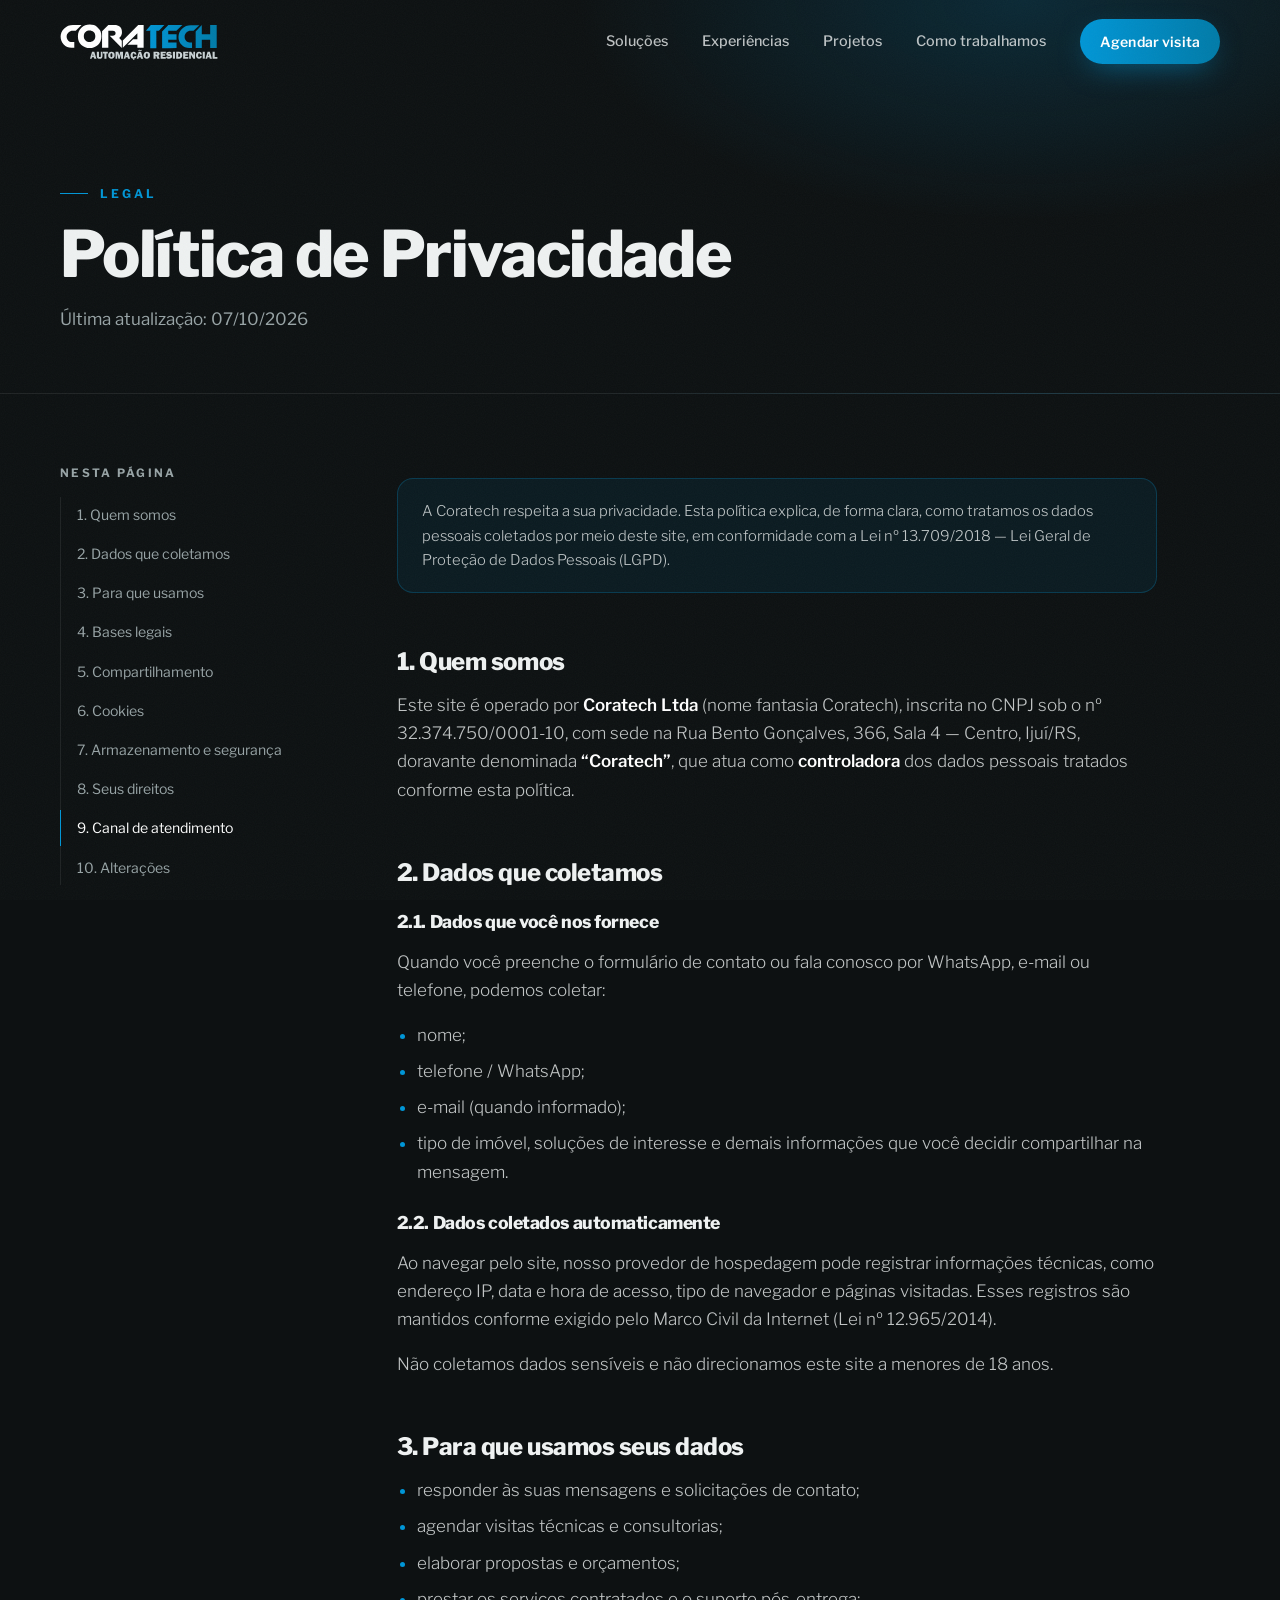
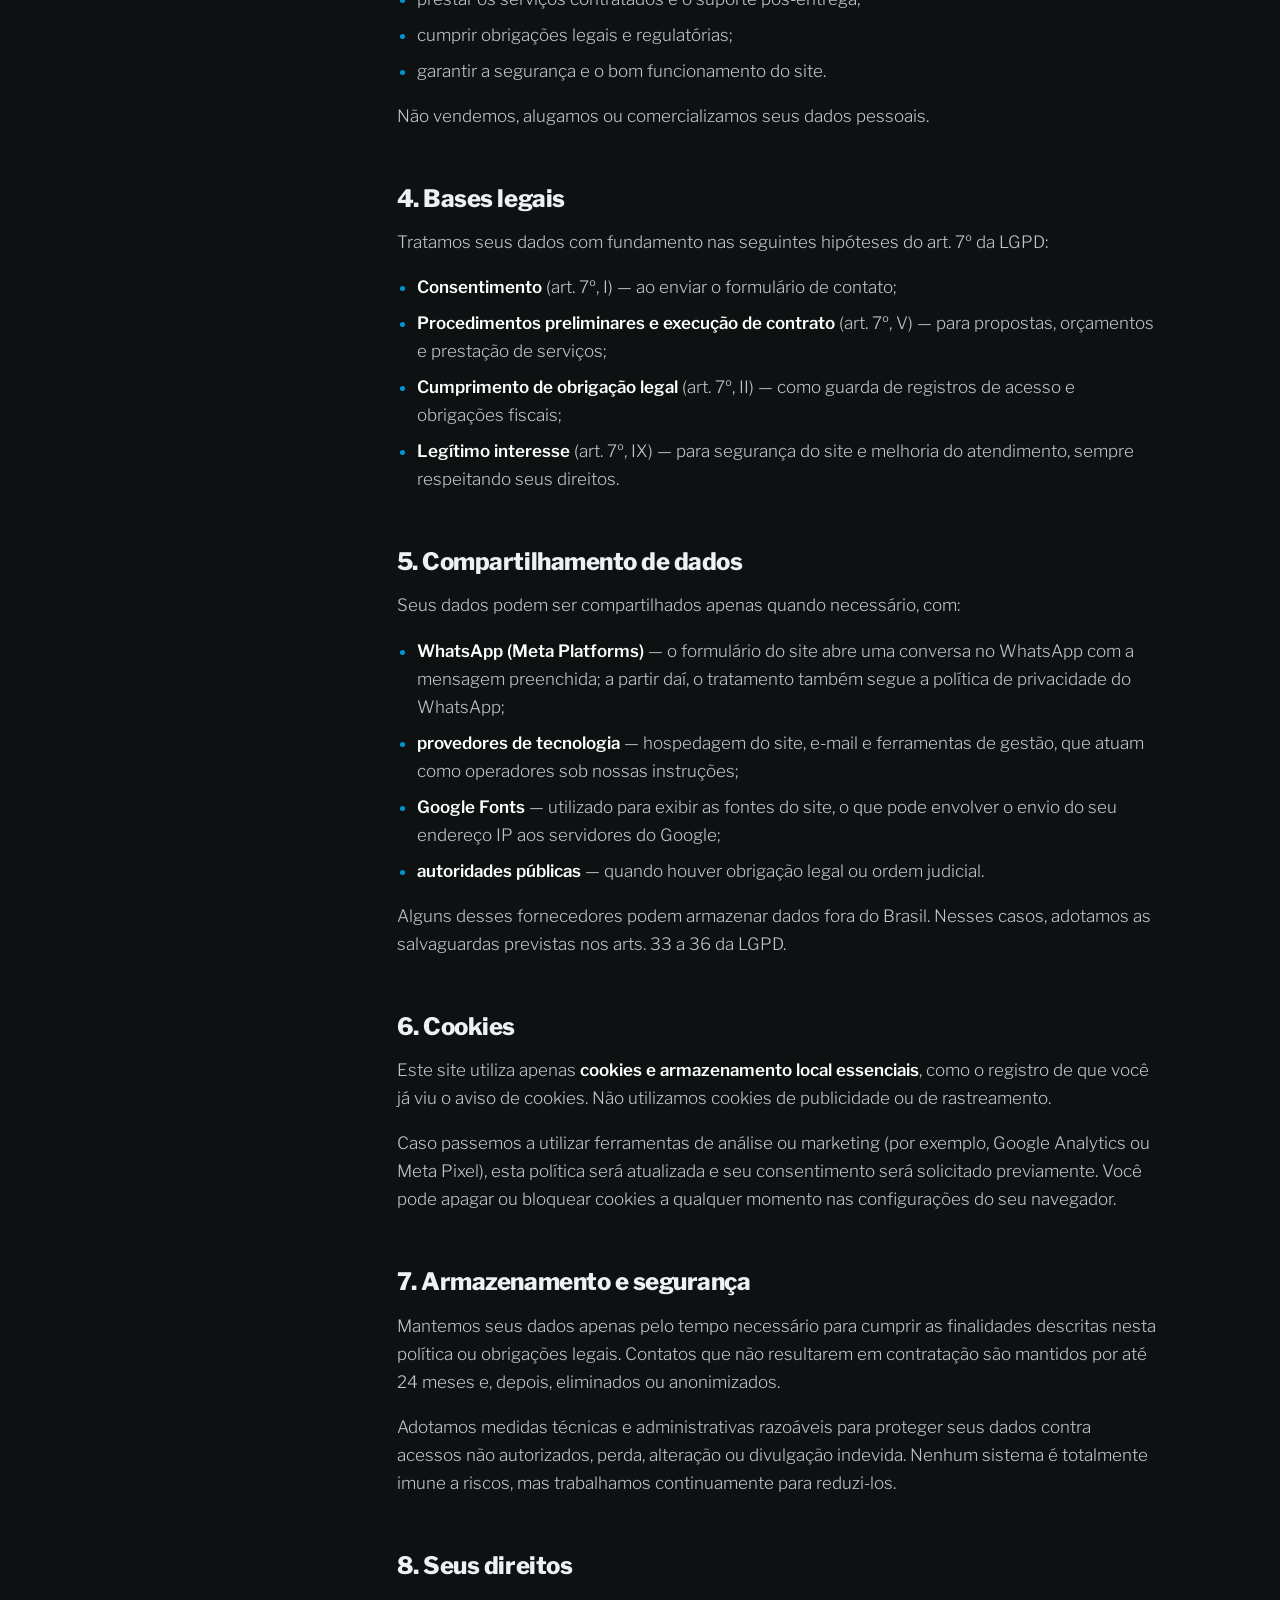
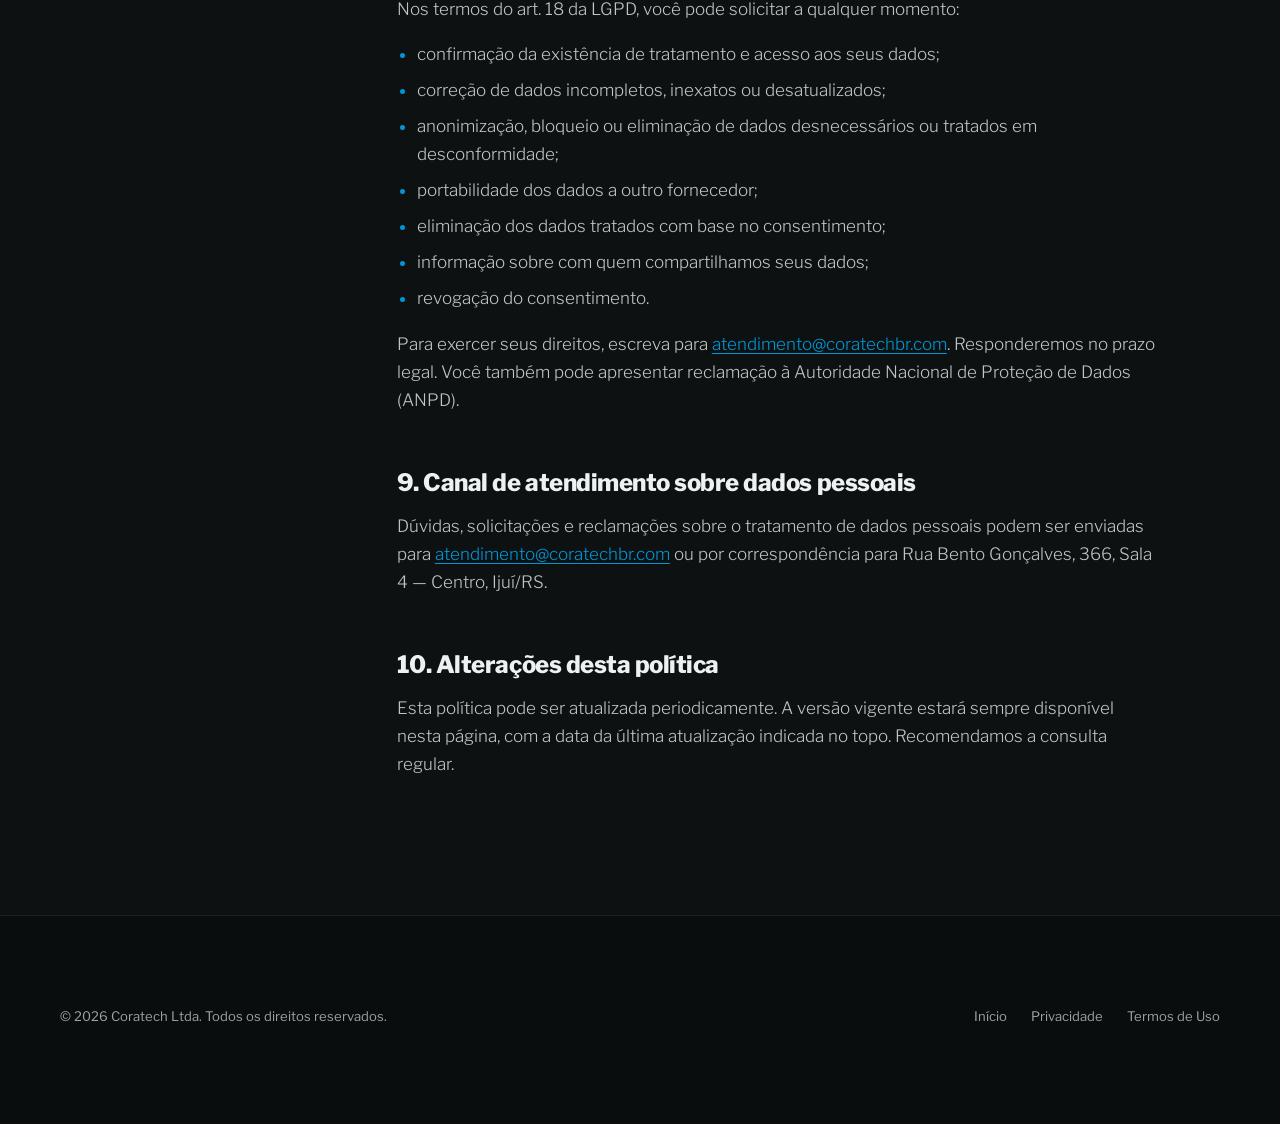
<file: privacidade.html>
<!doctype html>
<html lang="pt-BR">
<head>
  <meta charset="utf-8">
  <meta name="viewport" content="width=device-width, initial-scale=1">
  <title>Política de Privacidade — Coratech</title>
  <meta name="description" content="Política de Privacidade da Coratech Automação Residencial, em conformidade com a Lei Geral de Proteção de Dados (LGPD).">
  <meta name="theme-color" content="#0d1112">
  <link rel="icon" type="image/svg+xml" href="assets/img/favicon.svg">
  <link rel="preconnect" href="https://fonts.googleapis.com">
  <link rel="preconnect" href="https://fonts.gstatic.com" crossorigin>
  <link href="https://fonts.googleapis.com/css2?family=Libre+Franklin:ital,wght@0,300;0,400;0,500;0,600;0,700;0,800;1,300&display=swap" rel="stylesheet">
  <link rel="stylesheet" href="assets/css/style.css?v=7">
</head>
<body>

  <div class="progress" aria-hidden="true"></div>

  <header class="header">
    <div class="container">
      <a href="index.html" class="brand" aria-label="Coratech — início">
        <img src="assets/img/logo-claro.svg" alt="Coratech Automação Residencial" width="283" height="64">
      </a>
      <nav class="nav" id="menu" aria-label="Menu principal">
        <a href="index.html#solucoes">Soluções</a>
        <a href="index.html#experiencias">Experiências</a>
        <a href="index.html#projetos">Projetos</a>
        <a href="index.html#processo">Como trabalhamos</a>
        <a href="index.html#contato" class="btn btn--sm">Agendar visita</a>
      </nav>
      <button class="menu-toggle" aria-label="Abrir menu" aria-controls="menu" aria-expanded="false"><span></span><span></span></button>
    </div>
  </header>

  <main>
    <section class="legal-hero">
      <div class="container">
        <span class="eyebrow fade-in">Legal</span>
        <h1 class="fade-in d1">Política de Privacidade</h1>
        <p class="fade-in d2">Última atualização: 07/10/2026</p>
      </div>
    </section>

    <div class="container legal">
      <aside class="legal__toc">
        <b>Nesta página</b>
        <ol>
          <li><a href="#p1">1. Quem somos</a></li>
          <li><a href="#p2">2. Dados que coletamos</a></li>
          <li><a href="#p3">3. Para que usamos</a></li>
          <li><a href="#p4">4. Bases legais</a></li>
          <li><a href="#p5">5. Compartilhamento</a></li>
          <li><a href="#p6">6. Cookies</a></li>
          <li><a href="#p7">7. Armazenamento e segurança</a></li>
          <li><a href="#p8">8. Seus direitos</a></li>
          <li><a href="#p9">9. Canal de atendimento</a></li>
          <li><a href="#p10">10. Alterações</a></li>
        </ol>
      </aside>

      <article class="legal__body">
        <p class="legal__note">
          A Coratech respeita a sua privacidade. Esta política explica, de forma clara, como tratamos os dados pessoais
          coletados por meio deste site, em conformidade com a Lei nº 13.709/2018 — Lei Geral de Proteção de Dados Pessoais (LGPD).
        </p>

        <h2 id="p1">1. Quem somos</h2>
        <p>
          Este site é operado por <strong>Coratech Ltda</strong> (nome fantasia Coratech), inscrita no CNPJ sob o nº
          32.374.750/0001-10, com sede na Rua Bento Gonçalves, 366, Sala 4 — Centro, Ijuí/RS,
          doravante denominada <strong>“Coratech”</strong>, que atua como <strong>controladora</strong> dos dados pessoais
          tratados conforme esta política.
        </p>

        <h2 id="p2">2. Dados que coletamos</h2>
        <h3>2.1. Dados que você nos fornece</h3>
        <p>Quando você preenche o formulário de contato ou fala conosco por WhatsApp, e-mail ou telefone, podemos coletar:</p>
        <ul>
          <li>nome;</li>
          <li>telefone / WhatsApp;</li>
          <li>e-mail (quando informado);</li>
          <li>tipo de imóvel, soluções de interesse e demais informações que você decidir compartilhar na mensagem.</li>
        </ul>
        <h3>2.2. Dados coletados automaticamente</h3>
        <p>
          Ao navegar pelo site, nosso provedor de hospedagem pode registrar informações técnicas, como endereço IP, data e hora
          de acesso, tipo de navegador e páginas visitadas. Esses registros são mantidos conforme exigido pelo Marco Civil da
          Internet (Lei nº 12.965/2014).
        </p>
        <p>Não coletamos dados sensíveis e não direcionamos este site a menores de 18 anos.</p>

        <h2 id="p3">3. Para que usamos seus dados</h2>
        <ul>
          <li>responder às suas mensagens e solicitações de contato;</li>
          <li>agendar visitas técnicas e consultorias;</li>
          <li>elaborar propostas e orçamentos;</li>
          <li>prestar os serviços contratados e o suporte pós-entrega;</li>
          <li>cumprir obrigações legais e regulatórias;</li>
          <li>garantir a segurança e o bom funcionamento do site.</li>
        </ul>
        <p>Não vendemos, alugamos ou comercializamos seus dados pessoais.</p>

        <h2 id="p4">4. Bases legais</h2>
        <p>Tratamos seus dados com fundamento nas seguintes hipóteses do art. 7º da LGPD:</p>
        <ul>
          <li><strong>Consentimento</strong> (art. 7º, I) — ao enviar o formulário de contato;</li>
          <li><strong>Procedimentos preliminares e execução de contrato</strong> (art. 7º, V) — para propostas, orçamentos e prestação de serviços;</li>
          <li><strong>Cumprimento de obrigação legal</strong> (art. 7º, II) — como guarda de registros de acesso e obrigações fiscais;</li>
          <li><strong>Legítimo interesse</strong> (art. 7º, IX) — para segurança do site e melhoria do atendimento, sempre respeitando seus direitos.</li>
        </ul>

        <h2 id="p5">5. Compartilhamento de dados</h2>
        <p>Seus dados podem ser compartilhados apenas quando necessário, com:</p>
        <ul>
          <li><strong>WhatsApp (Meta Platforms)</strong> — o formulário do site abre uma conversa no WhatsApp com a mensagem preenchida; a partir daí, o tratamento também segue a política de privacidade do WhatsApp;</li>
          <li><strong>provedores de tecnologia</strong> — hospedagem do site, e-mail e ferramentas de gestão, que atuam como operadores sob nossas instruções;</li>
          <li><strong>Google Fonts</strong> — utilizado para exibir as fontes do site, o que pode envolver o envio do seu endereço IP aos servidores do Google;</li>
          <li><strong>autoridades públicas</strong> — quando houver obrigação legal ou ordem judicial.</li>
        </ul>
        <p>Alguns desses fornecedores podem armazenar dados fora do Brasil. Nesses casos, adotamos as salvaguardas previstas nos arts. 33 a 36 da LGPD.</p>

        <h2 id="p6">6. Cookies</h2>
        <p>
          Este site utiliza apenas <strong>cookies e armazenamento local essenciais</strong>, como o registro de que você já viu o aviso
          de cookies. Não utilizamos cookies de publicidade ou de rastreamento.
        </p>
        <p>
          Caso passemos a utilizar ferramentas de análise ou marketing (por exemplo, Google Analytics ou Meta Pixel),
          esta política será atualizada e seu consentimento será solicitado previamente. Você pode apagar ou bloquear
          cookies a qualquer momento nas configurações do seu navegador.
        </p>

        <h2 id="p7">7. Armazenamento e segurança</h2>
        <p>
          Mantemos seus dados apenas pelo tempo necessário para cumprir as finalidades descritas nesta política ou
          obrigações legais. Contatos que não resultarem em contratação são mantidos por até
          24 meses e, depois, eliminados ou anonimizados.
        </p>
        <p>
          Adotamos medidas técnicas e administrativas razoáveis para proteger seus dados contra acessos não autorizados,
          perda, alteração ou divulgação indevida. Nenhum sistema é totalmente imune a riscos, mas trabalhamos
          continuamente para reduzi-los.
        </p>

        <h2 id="p8">8. Seus direitos</h2>
        <p>Nos termos do art. 18 da LGPD, você pode solicitar a qualquer momento:</p>
        <ul>
          <li>confirmação da existência de tratamento e acesso aos seus dados;</li>
          <li>correção de dados incompletos, inexatos ou desatualizados;</li>
          <li>anonimização, bloqueio ou eliminação de dados desnecessários ou tratados em desconformidade;</li>
          <li>portabilidade dos dados a outro fornecedor;</li>
          <li>eliminação dos dados tratados com base no consentimento;</li>
          <li>informação sobre com quem compartilhamos seus dados;</li>
          <li>revogação do consentimento.</li>
        </ul>
        <p>
          Para exercer seus direitos, escreva para <a href="#" data-link="email" data-text="email">atendimento@coratechbr.com</a>.
          Responderemos no prazo legal. Você também pode apresentar reclamação à Autoridade Nacional de Proteção de Dados (ANPD).
        </p>

        <h2 id="p9">9. Canal de atendimento sobre dados pessoais</h2>
        <p>
          Dúvidas, solicitações e reclamações sobre o tratamento de dados pessoais podem ser enviadas para
          <a href="#" data-link="email" data-text="email">atendimento@coratechbr.com</a>
          ou por correspondência para Rua Bento Gonçalves, 366, Sala 4 — Centro, Ijuí/RS.
        </p>

        <h2 id="p10">10. Alterações desta política</h2>
        <p>
          Esta política pode ser atualizada periodicamente. A versão vigente estará sempre disponível nesta página, com a data
          da última atualização indicada no topo. Recomendamos a consulta regular.
        </p>
      </article>
    </div>
  </main>

  <footer class="footer">
    <div class="container">
      <div class="footer__bottom" style="border-top:0;padding-top:0">
        <span>© <span data-year>2026</span> Coratech Ltda. Todos os direitos reservados.</span>
        <nav aria-label="Links legais">
          <a href="index.html">Início</a>
          <a href="privacidade.html">Privacidade</a>
          <a href="termos.html">Termos de Uso</a>
        </nav>
      </div>
    </div>
  </footer>

  <script src="assets/js/main.js?v=7"></script>
</body>
</html>
</file>
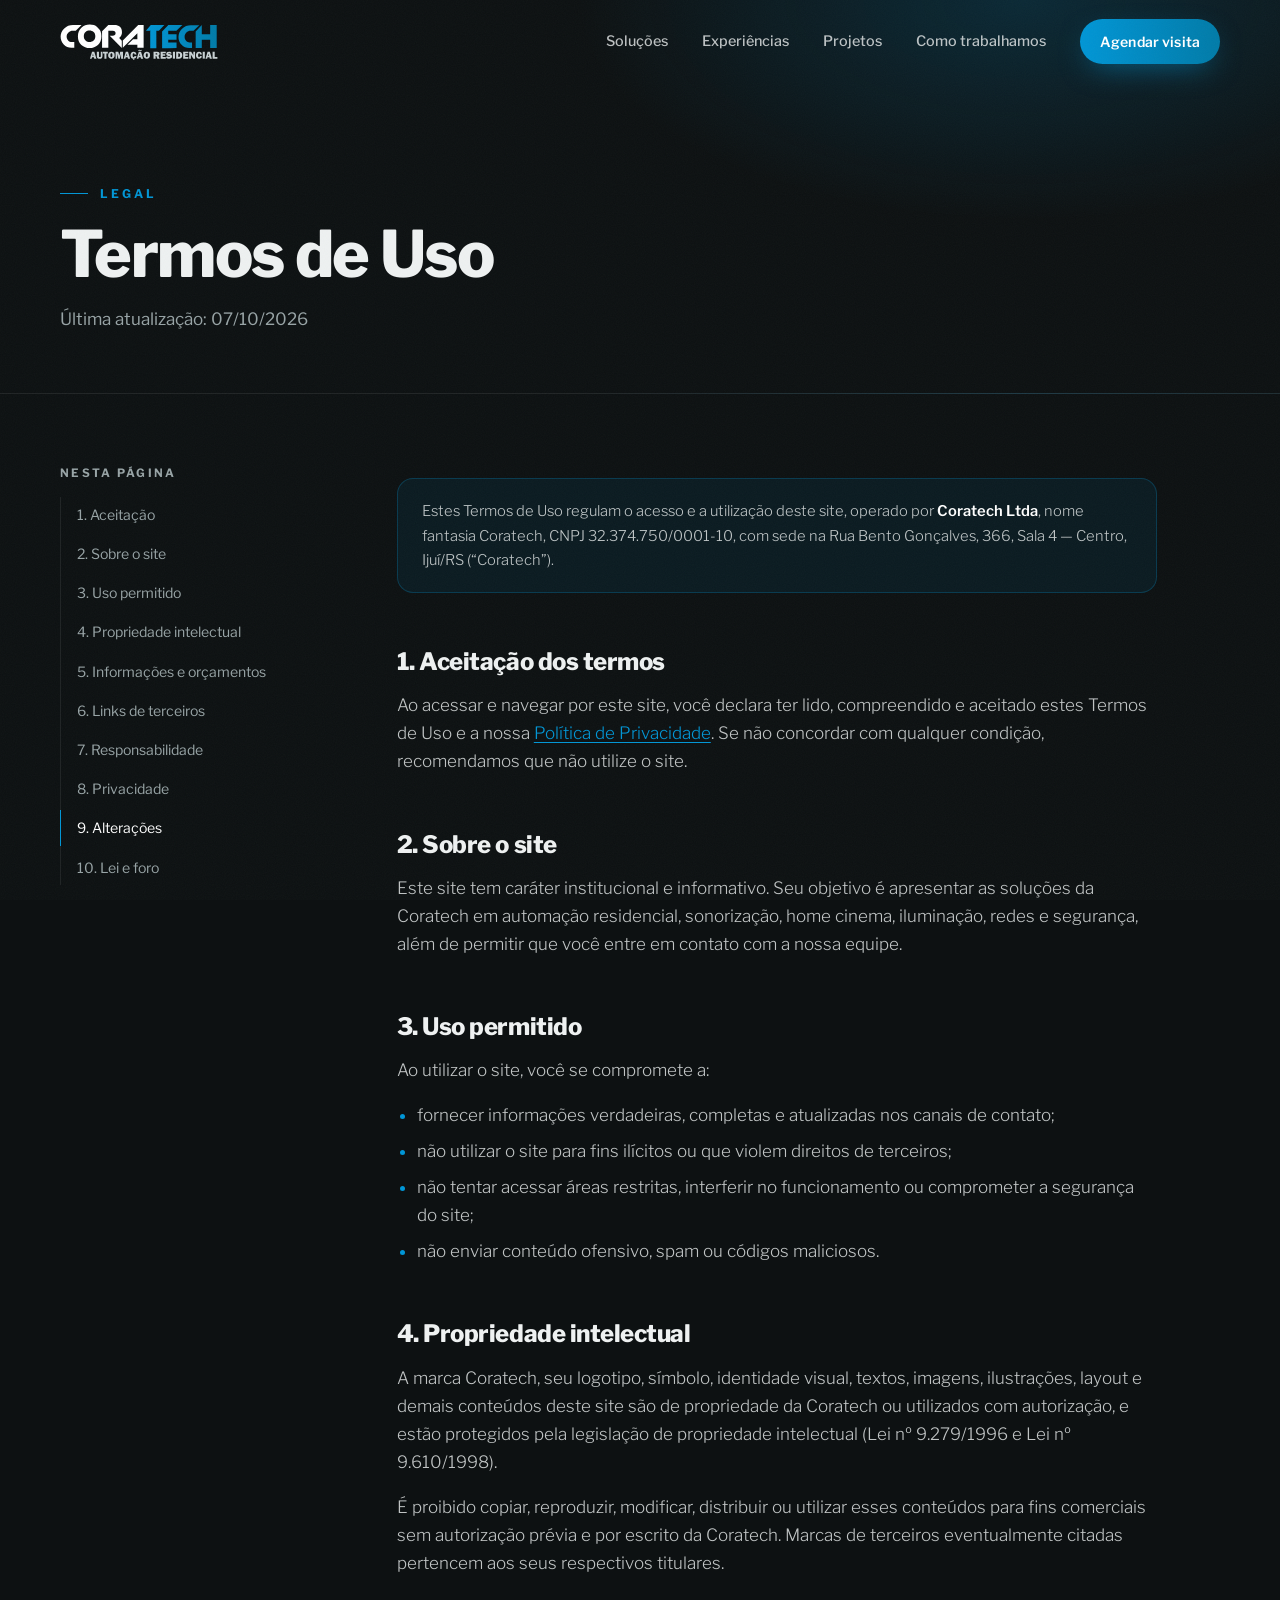
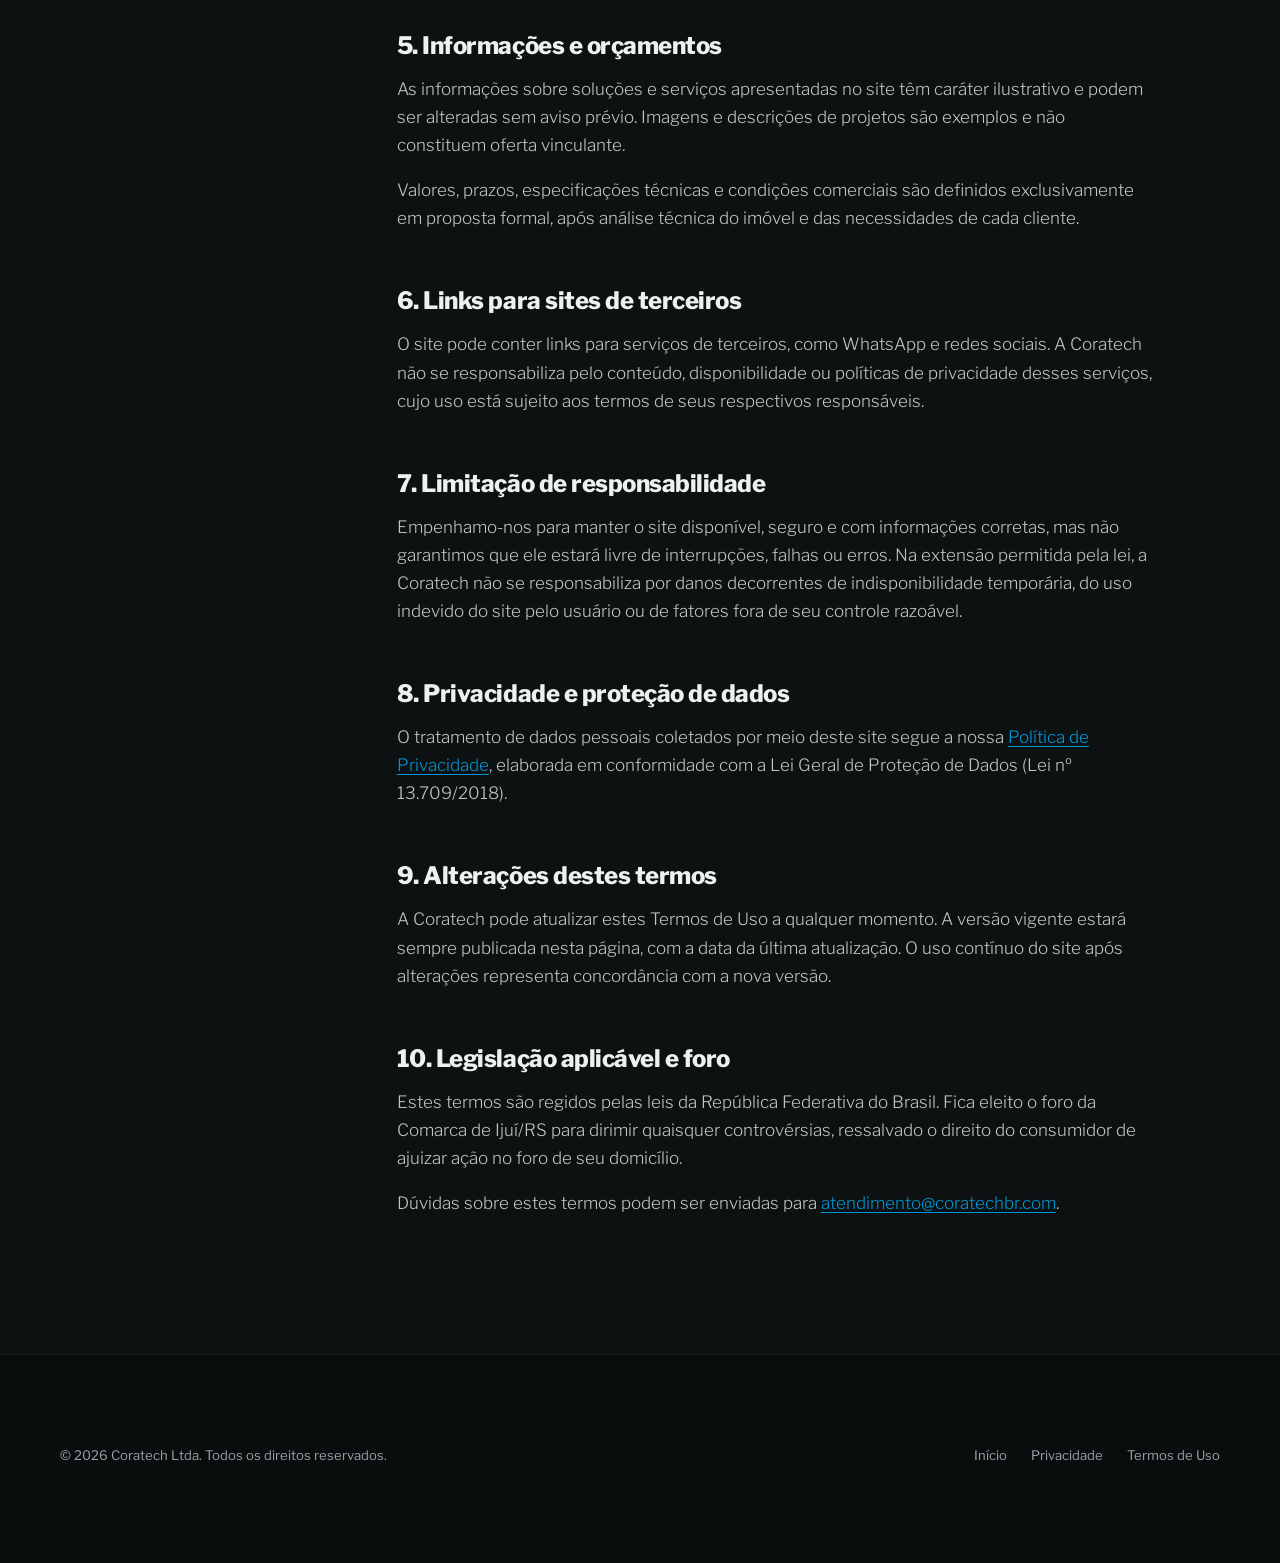
<file: termos.html>
<!doctype html>
<html lang="pt-BR">
<head>
  <meta charset="utf-8">
  <meta name="viewport" content="width=device-width, initial-scale=1">
  <title>Termos de Uso — Coratech</title>
  <meta name="description" content="Termos de Uso do site da Coratech Automação Residencial.">
  <meta name="theme-color" content="#0d1112">
  <link rel="icon" type="image/svg+xml" href="assets/img/favicon.svg">
  <link rel="preconnect" href="https://fonts.googleapis.com">
  <link rel="preconnect" href="https://fonts.gstatic.com" crossorigin>
  <link href="https://fonts.googleapis.com/css2?family=Libre+Franklin:ital,wght@0,300;0,400;0,500;0,600;0,700;0,800;1,300&display=swap" rel="stylesheet">
  <link rel="stylesheet" href="assets/css/style.css?v=7">
</head>
<body>

  <div class="progress" aria-hidden="true"></div>

  <header class="header">
    <div class="container">
      <a href="index.html" class="brand" aria-label="Coratech — início">
        <img src="assets/img/logo-claro.svg" alt="Coratech Automação Residencial" width="283" height="64">
      </a>
      <nav class="nav" id="menu" aria-label="Menu principal">
        <a href="index.html#solucoes">Soluções</a>
        <a href="index.html#experiencias">Experiências</a>
        <a href="index.html#projetos">Projetos</a>
        <a href="index.html#processo">Como trabalhamos</a>
        <a href="index.html#contato" class="btn btn--sm">Agendar visita</a>
      </nav>
      <button class="menu-toggle" aria-label="Abrir menu" aria-controls="menu" aria-expanded="false"><span></span><span></span></button>
    </div>
  </header>

  <main>
    <section class="legal-hero">
      <div class="container">
        <span class="eyebrow fade-in">Legal</span>
        <h1 class="fade-in d1">Termos de Uso</h1>
        <p class="fade-in d2">Última atualização: 07/10/2026</p>
      </div>
    </section>

    <div class="container legal">
      <aside class="legal__toc">
        <b>Nesta página</b>
        <ol>
          <li><a href="#t1">1. Aceitação</a></li>
          <li><a href="#t2">2. Sobre o site</a></li>
          <li><a href="#t3">3. Uso permitido</a></li>
          <li><a href="#t4">4. Propriedade intelectual</a></li>
          <li><a href="#t5">5. Informações e orçamentos</a></li>
          <li><a href="#t6">6. Links de terceiros</a></li>
          <li><a href="#t7">7. Responsabilidade</a></li>
          <li><a href="#t8">8. Privacidade</a></li>
          <li><a href="#t9">9. Alterações</a></li>
          <li><a href="#t10">10. Lei e foro</a></li>
        </ol>
      </aside>

      <article class="legal__body">
        <p class="legal__note">
          Estes Termos de Uso regulam o acesso e a utilização deste site, operado por
          <strong>Coratech Ltda</strong>, nome fantasia Coratech, CNPJ 32.374.750/0001-10,
          com sede na Rua Bento Gonçalves, 366, Sala 4 — Centro, Ijuí/RS (“Coratech”).
        </p>

        <h2 id="t1">1. Aceitação dos termos</h2>
        <p>
          Ao acessar e navegar por este site, você declara ter lido, compreendido e aceitado estes Termos de Uso e a nossa
          <a href="privacidade.html">Política de Privacidade</a>. Se não concordar com qualquer condição, recomendamos que não utilize o site.
        </p>

        <h2 id="t2">2. Sobre o site</h2>
        <p>
          Este site tem caráter institucional e informativo. Seu objetivo é apresentar as soluções da Coratech em automação
          residencial, sonorização, home cinema, iluminação, redes e segurança, além de permitir que você entre em contato
          com a nossa equipe.
        </p>

        <h2 id="t3">3. Uso permitido</h2>
        <p>Ao utilizar o site, você se compromete a:</p>
        <ul>
          <li>fornecer informações verdadeiras, completas e atualizadas nos canais de contato;</li>
          <li>não utilizar o site para fins ilícitos ou que violem direitos de terceiros;</li>
          <li>não tentar acessar áreas restritas, interferir no funcionamento ou comprometer a segurança do site;</li>
          <li>não enviar conteúdo ofensivo, spam ou códigos maliciosos.</li>
        </ul>

        <h2 id="t4">4. Propriedade intelectual</h2>
        <p>
          A marca Coratech, seu logotipo, símbolo, identidade visual, textos, imagens, ilustrações, layout e demais
          conteúdos deste site são de propriedade da Coratech ou utilizados com autorização, e estão protegidos pela
          legislação de propriedade intelectual (Lei nº 9.279/1996 e Lei nº 9.610/1998).
        </p>
        <p>
          É proibido copiar, reproduzir, modificar, distribuir ou utilizar esses conteúdos para fins comerciais sem
          autorização prévia e por escrito da Coratech. Marcas de terceiros eventualmente citadas pertencem aos seus
          respectivos titulares.
        </p>

        <h2 id="t5">5. Informações e orçamentos</h2>
        <p>
          As informações sobre soluções e serviços apresentadas no site têm caráter ilustrativo e podem ser alteradas sem
          aviso prévio. Imagens e descrições de projetos são exemplos e não constituem oferta vinculante.
        </p>
        <p>
          Valores, prazos, especificações técnicas e condições comerciais são definidos exclusivamente em proposta formal,
          após análise técnica do imóvel e das necessidades de cada cliente.
        </p>

        <h2 id="t6">6. Links para sites de terceiros</h2>
        <p>
          O site pode conter links para serviços de terceiros, como WhatsApp e redes sociais. A Coratech não se responsabiliza
          pelo conteúdo, disponibilidade ou políticas de privacidade desses serviços, cujo uso está sujeito aos termos
          de seus respectivos responsáveis.
        </p>

        <h2 id="t7">7. Limitação de responsabilidade</h2>
        <p>
          Empenhamo-nos para manter o site disponível, seguro e com informações corretas, mas não garantimos que ele estará
          livre de interrupções, falhas ou erros. Na extensão permitida pela lei, a Coratech não se responsabiliza por
          danos decorrentes de indisponibilidade temporária, do uso indevido do site pelo usuário ou de fatores fora de seu
          controle razoável.
        </p>

        <h2 id="t8">8. Privacidade e proteção de dados</h2>
        <p>
          O tratamento de dados pessoais coletados por meio deste site segue a nossa
          <a href="privacidade.html">Política de Privacidade</a>, elaborada em conformidade com a Lei Geral de Proteção
          de Dados (Lei nº 13.709/2018).
        </p>

        <h2 id="t9">9. Alterações destes termos</h2>
        <p>
          A Coratech pode atualizar estes Termos de Uso a qualquer momento. A versão vigente estará sempre publicada nesta
          página, com a data da última atualização. O uso contínuo do site após alterações representa concordância com a nova versão.
        </p>

        <h2 id="t10">10. Legislação aplicável e foro</h2>
        <p>
          Estes termos são regidos pelas leis da República Federativa do Brasil. Fica eleito o foro da Comarca de
          Ijuí/RS para dirimir quaisquer controvérsias, ressalvado o direito do consumidor de
          ajuizar ação no foro de seu domicílio.
        </p>
        <p>
          Dúvidas sobre estes termos podem ser enviadas para
          <a href="#" data-link="email" data-text="email">atendimento@coratechbr.com</a>.
        </p>
      </article>
    </div>
  </main>

  <footer class="footer">
    <div class="container">
      <div class="footer__bottom" style="border-top:0;padding-top:0">
        <span>© <span data-year>2026</span> Coratech Ltda. Todos os direitos reservados.</span>
        <nav aria-label="Links legais">
          <a href="index.html">Início</a>
          <a href="privacidade.html">Privacidade</a>
          <a href="termos.html">Termos de Uso</a>
        </nav>
      </div>
    </div>
  </footer>

  <script src="assets/js/main.js?v=7"></script>
</body>
</html>
</file>
<file: assets/css/style.css>
/* =========================================================================
   CORATECH — Automação Residencial
   Folha de estilos principal

   Para trocar cores, fontes ou espaçamentos, edite as variáveis em :root.
   Cores retiradas do Manual de Marca Coratech.
   ========================================================================= */

@property --glow {
  syntax: '<color>';
  inherits: true;
  initial-value: #0096d6;
}

:root {
  /* Marca */
  --blue: #0096d6;          /* Azul Coratech (degradê – início) */
  --blue-2: #007ba8;        /* Azul Coratech (degradê – fim / uma cor) */
  --teal: #035457;          /* Coratech Grupo */
  --orange: #e8833a;        /* Coratech Construções (usado só como acento de cena) */
  --graphite: #272e2f;      /* Grafite da marca */
  --paper: #f1f2f2;         /* Off-white da marca */

  /* Interface */
  --bg: #0d1112;
  --bg-2: #121718;
  --surface: #171d1e;
  --surface-2: #1d2425;
  --line: rgba(255, 255, 255, 0.08);
  --line-2: rgba(255, 255, 255, 0.14);
  --text: #eef1f1;
  --muted: #98a4a6;
  --grad: linear-gradient(90deg, var(--blue), var(--blue-2));

  /* Tipografia (família Franklin, conforme manual) */
  --font: 'Libre Franklin', 'Franklin Gothic Medium', 'Helvetica Neue', Arial, sans-serif;

  /* Layout */
  --container: 1240px;
  --gutter: clamp(16px, 4vw, 40px);
  --radius: 22px;
  --radius-sm: 12px;
  --header-h: 84px;
  --ease: cubic-bezier(0.22, 1, 0.36, 1);
}

/* ---------- Base ---------- */
*,
*::before,
*::after { box-sizing: border-box; }

html { scroll-behavior: smooth; scroll-padding-top: var(--header-h); -webkit-text-size-adjust: 100%; }

body {
  margin: 0;
  background: var(--bg);
  color: var(--text);
  font-family: var(--font);
  font-size: 17px;
  line-height: 1.65;
  font-weight: 400;
  -webkit-font-smoothing: antialiased;
  overflow-x: hidden;
}

/* textura de grão sutil para acabamento premium */
body::after {
  content: '';
  position: fixed;
  inset: 0;
  pointer-events: none;
  z-index: 100;
  opacity: 0.035;
  background-image: url("data:image/svg+xml,%3Csvg xmlns='http://www.w3.org/2000/svg' width='160' height='160'%3E%3Cfilter id='n'%3E%3CfeTurbulence type='fractalNoise' baseFrequency='.9' numOctaves='3' stitchTiles='stitch'/%3E%3C/filter%3E%3Crect width='100%25' height='100%25' filter='url(%23n)'/%3E%3C/svg%3E");
}

img, svg { display: block; max-width: 100%; }
a { color: inherit; text-decoration: none; }
button { font: inherit; color: inherit; cursor: pointer; }
::selection { background: var(--blue); color: #fff; }

:focus-visible { outline: 2px solid var(--blue); outline-offset: 3px; border-radius: 6px; }

.container { width: 100%; max-width: var(--container); margin-inline: auto; padding-inline: var(--gutter); }

.sr-only { position: absolute; width: 1px; height: 1px; overflow: hidden; clip: rect(0 0 0 0); white-space: nowrap; }

/* ---------- Tipografia ---------- */
h1, h2, h3, h4 { margin: 0; font-weight: 800; letter-spacing: -0.025em; line-height: 1.05; }

.display { font-size: clamp(2.6rem, 6.4vw, 5.6rem); font-weight: 800; letter-spacing: -0.035em; line-height: 0.98; }
.h2 { font-size: clamp(2rem, 4.4vw, 3.6rem); }
.h3 { font-size: clamp(1.25rem, 2vw, 1.5rem); letter-spacing: -0.015em; line-height: 1.2; }

.accent {
  font-style: italic;
  font-weight: 300;
  background: linear-gradient(90deg, #36b6ee, var(--blue) 45%, var(--blue-2));
  -webkit-background-clip: text;
  background-clip: text;
  color: transparent;
  padding-right: 0.06em;
}

.eyebrow {
  display: inline-flex;
  align-items: center;
  gap: 12px;
  font-size: 0.75rem;
  font-weight: 700;
  letter-spacing: 0.24em;
  text-transform: uppercase;
  color: var(--blue);
}
.eyebrow::before { content: ''; width: 28px; height: 1px; background: currentColor; }

.lead { font-size: clamp(1.05rem, 1.4vw, 1.2rem); color: var(--muted); max-width: 56ch; font-weight: 300; }
.muted { color: var(--muted); }

/* ---------- Botões ---------- */
.btn {
  --bg-btn: var(--grad);
  position: relative;
  display: inline-flex;
  align-items: center;
  justify-content: center;
  gap: 10px;
  padding: 16px 28px;
  border-radius: 999px;
  border: 0;
  font-weight: 600;
  font-size: 0.95rem;
  letter-spacing: 0.01em;
  background: var(--bg-btn);
  color: #fff;
  overflow: hidden;
  isolation: isolate;
  transition: transform 0.4s var(--ease), box-shadow 0.4s var(--ease);
  box-shadow: 0 10px 30px -10px rgba(0, 150, 214, 0.6);
  white-space: nowrap;
}
.btn::before {
  content: '';
  position: absolute;
  inset: 0;
  z-index: -1;
  background: linear-gradient(110deg, transparent 30%, rgba(255, 255, 255, 0.35) 50%, transparent 70%);
  transform: translateX(-120%);
  transition: transform 0.9s var(--ease);
}
.btn:hover { transform: translateY(-2px); box-shadow: 0 18px 40px -12px rgba(0, 150, 214, 0.75); }
.btn:hover::before { transform: translateX(120%); }
.btn svg { width: 18px; height: 18px; transition: transform 0.4s var(--ease); }
.btn:hover svg { transform: translateX(3px); }

.btn--ghost {
  background: transparent;
  border: 1px solid var(--line-2);
  box-shadow: none;
}
.btn--ghost:hover { border-color: rgba(255, 255, 255, 0.35); box-shadow: none; background: rgba(255, 255, 255, 0.04); }
.btn--sm { padding: 11px 20px; font-size: 0.875rem; }

/* ---------- Barra de progresso de rolagem ---------- */
.progress {
  position: fixed;
  top: 0; left: 0;
  height: 2px;
  width: 100%;
  transform-origin: 0 50%;
  transform: scaleX(0);
  background: var(--grad);
  z-index: 60;
}

/* ---------- Cabeçalho ---------- */
.header {
  position: fixed;
  inset: 0 0 auto;
  z-index: 50;
  height: var(--header-h);
  display: flex;
  align-items: center;
  transition: background 0.5s var(--ease), border-color 0.5s var(--ease), height 0.5s var(--ease), transform 0.5s var(--ease);
  border-bottom: 1px solid transparent;
}
.header.is-scrolled {
  --header-h: 70px;
  background: rgba(13, 17, 18, 0.72);
  backdrop-filter: blur(18px) saturate(140%);
  -webkit-backdrop-filter: blur(18px) saturate(140%);
  border-color: var(--line);
}
.header.is-hidden { transform: translateY(-100%); }

.header .container { display: flex; align-items: center; justify-content: space-between; gap: 24px; }
.brand { position: relative; z-index: 70; }
.brand img { height: 36px; width: auto; transition: height 0.5s var(--ease); }
.header.is-scrolled .brand img { height: 30px; }

.nav { display: flex; align-items: center; gap: 34px; }
.nav a:not(.btn) {
  position: relative;
  font-size: 0.9rem;
  font-weight: 500;
  color: rgba(238, 241, 241, 0.78);
  transition: color 0.3s;
}
.nav a:not(.btn)::after {
  content: '';
  position: absolute;
  left: 0; right: 0; bottom: -6px;
  height: 1px;
  background: var(--blue);
  transform: scaleX(0);
  transform-origin: right;
  transition: transform 0.45s var(--ease);
}
.nav a:not(.btn):hover,
.nav a.is-active { color: #fff; }
.nav a:not(.btn):hover::after,
.nav a.is-active::after { transform: scaleX(1); transform-origin: left; }

.menu-toggle {
  display: none;
  width: 46px; height: 46px;
  border-radius: 50%;
  border: 1px solid var(--line-2);
  background: rgba(255, 255, 255, 0.03);
  position: relative;
  z-index: 70;
}
.menu-toggle span {
  position: absolute;
  left: 14px; right: 14px;
  height: 1.5px;
  background: #fff;
  transition: transform 0.45s var(--ease), top 0.45s var(--ease);
}
.menu-toggle span:nth-child(1) { top: 19px; }
.menu-toggle span:nth-child(2) { top: 26px; }
.menu-open .menu-toggle span:nth-child(1) { top: 22.5px; transform: rotate(45deg); }
.menu-open .menu-toggle span:nth-child(2) { top: 22.5px; transform: rotate(-45deg); }

/* ---------- Hero ---------- */
.hero {
  --glow: var(--blue);
  position: relative;
  min-height: 100svh;
  display: flex;
  align-items: center;
  padding: calc(var(--header-h) + 40px) 0 80px;
  overflow: hidden;
  transition: --glow 1.4s var(--ease);
}
.hero__bg {
  position: absolute;
  inset: 0;
  z-index: -1;
  background:
    radial-gradient(60% 60% at 78% 45%, color-mix(in srgb, var(--glow) 34%, transparent), transparent 70%),
    radial-gradient(40% 50% at 10% 100%, rgba(3, 84, 87, 0.35), transparent 70%),
    var(--bg);
}
.hero__grid {
  position: absolute;
  inset: 0;
  z-index: -1;
  background-image:
    linear-gradient(var(--line) 1px, transparent 1px),
    linear-gradient(90deg, var(--line) 1px, transparent 1px);
  background-size: 72px 72px;
  mask-image: radial-gradient(70% 70% at 60% 40%, #000 20%, transparent 75%);
  -webkit-mask-image: radial-gradient(70% 70% at 60% 40%, #000 20%, transparent 75%);
  opacity: 0.55;
}
.hero__symbol {
  position: absolute;
  right: -6vw;
  top: 50%;
  width: min(62vw, 820px);
  transform: translateY(-50%);
  z-index: -1;
  opacity: 0.9;
  pointer-events: none;
}
.hero__symbol path {
  fill: none;
  stroke: url(#heroStroke);
  stroke-width: 0.35;
  stroke-dasharray: 600;
  stroke-dashoffset: 600;
  animation: draw 3.2s var(--ease) 0.3s forwards;
}
.hero__symbol path + path { animation-delay: 1s; }
@keyframes draw { to { stroke-dashoffset: 0; } }

.hero__inner {
  display: grid;
  grid-template-columns: 1.15fr 0.85fr;
  align-items: center;
  gap: clamp(32px, 5vw, 80px);
}
.hero h1 { margin: 22px 0 26px; }
.hero .lead { margin-bottom: 38px; }
.hero__ctas { display: flex; gap: 14px; flex-wrap: wrap; }
.hero__meta {
  display: flex;
  gap: 28px;
  margin-top: 54px;
  padding-top: 28px;
  border-top: 1px solid var(--line);
  max-width: 560px;
  flex-wrap: wrap;
}
.hero__meta div { font-size: 0.85rem; color: var(--muted); line-height: 1.4; }
.hero__meta strong { display: block; color: #fff; font-size: 0.95rem; font-weight: 700; }

/* Texto do hero com revelação por linha */
.split-line { display: block; overflow: hidden; padding-bottom: 0.08em; margin-bottom: -0.08em; }
.split-line > span { display: inline-block; transform: translateY(110%); animation: rise 1.2s var(--ease) forwards; }
.split-line:nth-child(2) > span { animation-delay: 0.12s; }
.split-line:nth-child(3) > span { animation-delay: 0.24s; }
@keyframes rise { to { transform: translateY(0); } }

.fade-in { opacity: 0; transform: translateY(16px); animation: fadeUp 1s var(--ease) forwards; }
.fade-in.d1 { animation-delay: 0.45s; }
.fade-in.d2 { animation-delay: 0.6s; }
.fade-in.d3 { animation-delay: 0.75s; }
.fade-in.d4 { animation-delay: 0.9s; }
@keyframes fadeUp { to { opacity: 1; transform: none; } }

/* Painel de cenas (demonstração interativa) */
.panel {
  position: relative;
  padding: 26px;
  border-radius: 28px;
  background: linear-gradient(160deg, rgba(255, 255, 255, 0.08), rgba(255, 255, 255, 0.02));
  border: 1px solid var(--line-2);
  backdrop-filter: blur(24px);
  -webkit-backdrop-filter: blur(24px);
  box-shadow: 0 40px 80px -30px rgba(0, 0, 0, 0.7), inset 0 1px 0 rgba(255, 255, 255, 0.08);
}
.panel::before {
  content: '';
  position: absolute;
  inset: -1px;
  border-radius: inherit;
  padding: 1px;
  background: linear-gradient(140deg, color-mix(in srgb, var(--glow) 80%, transparent), transparent 40%, transparent 70%, rgba(255,255,255,.18));
  -webkit-mask: linear-gradient(#000 0 0) content-box, linear-gradient(#000 0 0);
  -webkit-mask-composite: xor;
  mask-composite: exclude;
  pointer-events: none;
}
.panel__top { display: flex; justify-content: space-between; align-items: center; font-size: 0.8rem; color: var(--muted); }
.panel__status { display: inline-flex; align-items: center; gap: 8px; }
.panel__status i { width: 7px; height: 7px; border-radius: 50%; background: #3ddc97; box-shadow: 0 0 0 0 rgba(61, 220, 151, 0.6); animation: pulse 2s infinite; }
@keyframes pulse { 70% { box-shadow: 0 0 0 8px rgba(61, 220, 151, 0); } 100% { box-shadow: 0 0 0 0 rgba(61, 220, 151, 0); } }
.panel__scene { margin: 22px 0 24px; }
.panel__scene small { font-size: 0.72rem; letter-spacing: 0.2em; text-transform: uppercase; color: var(--muted); }
.panel__scene-name { display: block; font-size: 2.1rem; font-weight: 800; letter-spacing: -0.03em; line-height: 1.1; transition: opacity 0.4s, transform 0.4s var(--ease); }
.panel__scene-name.is-swapping { opacity: 0; transform: translateY(8px); }

.panel__rows { display: grid; gap: 16px; }
.prow { display: grid; grid-template-columns: 26px 1fr auto; align-items: center; gap: 12px; font-size: 0.88rem; }
.prow svg { width: 20px; height: 20px; color: var(--glow); transition: color 1s; }
.prow__bar { grid-column: 2 / 4; height: 4px; border-radius: 4px; background: rgba(255, 255, 255, 0.08); overflow: hidden; margin-top: -6px; }
.prow__bar i { display: block; height: 100%; width: 50%; border-radius: inherit; background: linear-gradient(90deg, color-mix(in srgb, var(--glow) 60%, #fff), var(--glow)); transition: width 1.2s var(--ease); }
.prow b { font-weight: 600; font-variant-numeric: tabular-nums; }

.panel__eq { display: flex; align-items: flex-end; gap: 3px; height: 16px; }
.panel__eq i { width: 3px; background: var(--glow); border-radius: 2px; animation: eq 1s ease-in-out infinite alternate; transition: background 1s; }
.panel__eq i:nth-child(2) { animation-delay: -0.3s; }
.panel__eq i:nth-child(3) { animation-delay: -0.6s; }
.panel__eq i:nth-child(4) { animation-delay: -0.15s; }
@keyframes eq { 0% { height: 20%; } 100% { height: 100%; } }

.scenes { display: grid; grid-template-columns: repeat(4, 1fr); gap: 8px; margin-top: 26px; }
.scene-btn {
  display: grid;
  justify-items: center;
  gap: 8px;
  padding: 14px 6px;
  border-radius: 16px;
  border: 1px solid var(--line);
  background: rgba(255, 255, 255, 0.03);
  font-size: 0.76rem;
  font-weight: 500;
  color: var(--muted);
  transition: all 0.4s var(--ease);
}
.scene-btn svg { width: 22px; height: 22px; }
.scene-btn:hover { color: #fff; border-color: var(--line-2); }
.scene-btn[aria-pressed='true'] {
  color: #fff;
  border-color: color-mix(in srgb, var(--glow) 70%, transparent);
  background: color-mix(in srgb, var(--glow) 22%, transparent);
  box-shadow: 0 10px 30px -12px var(--glow);
}

.scroll-cue {
  position: absolute;
  left: 50%;
  bottom: 28px;
  transform: translateX(-50%);
  width: 24px; height: 38px;
  border: 1px solid var(--line-2);
  border-radius: 20px;
}
.scroll-cue::after {
  content: '';
  position: absolute;
  left: 50%; top: 8px;
  width: 3px; height: 7px;
  margin-left: -1.5px;
  border-radius: 2px;
  background: #fff;
  animation: cue 2s var(--ease) infinite;
}
@keyframes cue { 0% { opacity: 0; transform: translateY(0); } 30% { opacity: 1; } 100% { opacity: 0; transform: translateY(12px); } }

/* ---------- Faixa rolante ---------- */
.marquee {
  border-block: 1px solid var(--line);
  padding: 26px 0;
  overflow: hidden;
  background: var(--bg-2);
  mask-image: linear-gradient(90deg, transparent, #000 10%, #000 90%, transparent);
  -webkit-mask-image: linear-gradient(90deg, transparent, #000 10%, #000 90%, transparent);
}
.marquee__track { display: flex; width: max-content; animation: marquee 40s linear infinite; }
.marquee:hover .marquee__track { animation-play-state: paused; }
.marquee__track span {
  display: inline-flex;
  align-items: center;
  gap: 40px;
  padding-right: 40px;
  font-size: clamp(1.1rem, 2vw, 1.6rem);
  font-weight: 300;
  color: rgba(238, 241, 241, 0.6);
  white-space: nowrap;
}
.marquee__track span::after { content: ''; width: 8px; height: 8px; border-radius: 50%; background: var(--grad); }
@keyframes marquee { to { transform: translateX(-50%); } }

/* ---------- Seções ---------- */
.section { position: relative; padding: clamp(90px, 12vw, 160px) 0; }
.section--alt { background: var(--bg-2); }
.section__head { display: grid; grid-template-columns: 1fr 1fr; gap: 40px; align-items: end; margin-bottom: clamp(48px, 6vw, 80px); }
.section__head h2 { margin-top: 18px; }
.section__head--center { grid-template-columns: 1fr; text-align: center; justify-items: center; }
.section__head--center .lead { margin-inline: auto; }

/* ---------- Soluções (bento) ---------- */
.bento { display: grid; grid-template-columns: repeat(6, 1fr); gap: 18px; }
.card {
  --mx: 50%;
  --my: 50%;
  position: relative;
  grid-column: span 2;
  padding: 34px;
  border-radius: var(--radius);
  background: var(--surface);
  border: 1px solid var(--line);
  overflow: hidden;
  isolation: isolate;
  transition: transform 0.6s var(--ease), border-color 0.4s;
  min-height: 280px;
  display: flex;
  flex-direction: column;
}
.card::before {
  content: '';
  position: absolute;
  inset: 0;
  z-index: -1;
  background: radial-gradient(420px circle at var(--mx) var(--my), rgba(0, 150, 214, 0.16), transparent 45%);
  opacity: 0;
  transition: opacity 0.4s;
}
.card:hover { border-color: rgba(0, 150, 214, 0.35); transform: translateY(-4px); }
.card:hover::before { opacity: 1; }
.card--wide { grid-column: span 3; }
.card--feature { grid-column: span 4; grid-row: span 2; justify-content: flex-end; min-height: 420px; }
.card--feature::after {
  content: '';
  position: absolute;
  right: -10%;
  top: -18%;
  width: 70%;
  aspect-ratio: 84 / 94;
  background: url('../img/simbolo.svg') center / contain no-repeat;
  opacity: 0.08;
  z-index: -1;
  transition: transform 1.2s var(--ease), opacity 0.6s;
}
.card--feature:hover::after { transform: rotate(-8deg) scale(1.05); opacity: 0.14; }

.card__icon {
  width: 54px; height: 54px;
  display: grid;
  place-items: center;
  border-radius: 16px;
  background: rgba(0, 150, 214, 0.1);
  border: 1px solid rgba(0, 150, 214, 0.25);
  color: var(--blue);
  margin-bottom: auto;
}
.card__icon svg { width: 26px; height: 26px; }
.card h3 { margin: 28px 0 10px; }
.card p { margin: 0; color: var(--muted); font-size: 0.95rem; }
.card--feature h3 { font-size: clamp(1.8rem, 3vw, 2.6rem); letter-spacing: -0.03em; }
.card--feature p { font-size: 1.05rem; max-width: 46ch; }
.card__tags { display: flex; flex-wrap: wrap; gap: 8px; margin-top: 22px; }
.card__tags span { font-size: 0.75rem; padding: 6px 12px; border-radius: 999px; border: 1px solid var(--line-2); color: rgba(238, 241, 241, 0.8); }

/* ---------- Manifesto (revelação palavra a palavra) ---------- */
.manifesto { padding: clamp(100px, 14vw, 190px) 0; text-align: center; }
.manifesto p {
  margin: 0 auto;
  max-width: 22ch;
  font-size: clamp(2rem, 5vw, 4.2rem);
  font-weight: 700;
  letter-spacing: -0.03em;
  line-height: 1.12;
}
.manifesto .w { opacity: 0.14; transition: opacity 0.35s linear, color 0.35s; }
.manifesto .w.on { opacity: 1; }
.manifesto .w.hl.on { color: var(--blue); }

.pillars { display: grid; grid-template-columns: repeat(4, 1fr); gap: 0; margin-top: 90px; border-top: 1px solid var(--line); text-align: left; }
.pillar { padding: 34px 28px 0; border-left: 1px solid var(--line); }
.pillar:first-child { border-left: 0; padding-left: 0; }
.pillar b { display: block; font-size: 0.75rem; letter-spacing: 0.2em; color: var(--blue); margin-bottom: 14px; font-weight: 700; }
.pillar h3 { font-size: 1.2rem; margin-bottom: 8px; letter-spacing: -0.01em; }
.pillar p { margin: 0; font-size: 0.92rem; color: var(--muted); }

/* ---------- Experiências (linhas alternadas) ---------- */
.feature { display: grid; grid-template-columns: 1fr 1fr; gap: clamp(40px, 7vw, 110px); align-items: center; }
.feature + .feature { margin-top: clamp(100px, 12vw, 170px); }
.feature--rev .feature__media { order: 2; }
.feature__text h2 { margin: 18px 0 22px; }
.checklist { list-style: none; margin: 32px 0 0; padding: 0; display: grid; gap: 14px; }
.checklist li { display: flex; gap: 14px; align-items: flex-start; color: rgba(238, 241, 241, 0.88); }
.checklist li::before {
  content: '';
  flex: none;
  width: 20px; height: 20px;
  margin-top: 3px;
  border-radius: 50%;
  background: rgba(0, 150, 214, 0.15) url("data:image/svg+xml,%3Csvg xmlns='http://www.w3.org/2000/svg' viewBox='0 0 24 24' fill='none' stroke='%230096D6' stroke-width='3' stroke-linecap='round' stroke-linejoin='round'%3E%3Cpath d='M5 12.5l4.5 4.5L19 7.5'/%3E%3C/svg%3E") center / 12px no-repeat;
}

.feature__media {
  position: relative;
  aspect-ratio: 5 / 4;
  border-radius: 28px;
  background: var(--surface);
  border: 1px solid var(--line);
  overflow: hidden;
}

/* Planta baixa animada */
.plan { position: absolute; inset: 8%; }
.plan svg { width: 100%; height: 100%; overflow: visible; }
.plan .room { fill: rgba(255, 255, 255, 0.02); stroke: rgba(255, 255, 255, 0.22); stroke-width: 1; }
.plan .light { fill: var(--blue); opacity: 0; filter: blur(14px); }
.in-view .plan .light { animation: roomLight 9s ease-in-out infinite; }
.plan .light:nth-of-type(2) { animation-delay: 1.5s !important; }
.plan .light:nth-of-type(3) { animation-delay: 3s !important; }
.plan .light:nth-of-type(4) { animation-delay: 4.5s !important; }
.plan .light:nth-of-type(5) { animation-delay: 6s !important; }
@keyframes roomLight { 0%, 100% { opacity: 0; } 12%, 40% { opacity: 0.55; } 55% { opacity: 0; } }
.plan text { fill: rgba(238, 241, 241, 0.55); font: 600 9px var(--font); letter-spacing: 0.12em; text-transform: uppercase; }
.plan .node { fill: var(--blue); }
.plan .wire { fill: none; stroke: var(--blue); stroke-width: 1; stroke-dasharray: 3 5; opacity: 0.6; animation: dash 1.6s linear infinite; }
@keyframes dash { to { stroke-dashoffset: -16; } }
.plan-badge {
  position: absolute;
  left: 22px; bottom: 22px;
  display: flex; align-items: center; gap: 10px;
  padding: 10px 16px;
  border-radius: 999px;
  background: rgba(13, 17, 18, 0.75);
  border: 1px solid var(--line-2);
  backdrop-filter: blur(10px);
  font-size: 0.8rem;
}
.plan-badge i { width: 8px; height: 8px; border-radius: 50%; background: var(--blue); box-shadow: 0 0 12px var(--blue); }

/* Ondas sonoras */
.sound { position: absolute; inset: 0; display: grid; place-items: center; background: radial-gradient(60% 60% at 50% 50%, rgba(3, 84, 87, 0.45), transparent 70%); }
.sound__ring {
  position: absolute;
  width: 22%;
  aspect-ratio: 1;
  border-radius: 50%;
  border: 1px solid rgba(0, 150, 214, 0.6);
  opacity: 0;
}
.in-view .sound__ring { animation: ripple 4.8s cubic-bezier(0.2, 0.6, 0.3, 1) infinite; }
.sound__ring:nth-child(2) { animation-delay: 1.2s !important; }
.sound__ring:nth-child(3) { animation-delay: 2.4s !important; }
.sound__ring:nth-child(4) { animation-delay: 3.6s !important; }
@keyframes ripple { 0% { transform: scale(0.6); opacity: 0.9; } 100% { transform: scale(4.2); opacity: 0; } }
.sound__core {
  position: relative;
  width: 24%;
  aspect-ratio: 1;
  border-radius: 50%;
  background: radial-gradient(circle at 50% 50%, #0b0f10 28%, #1d2526 30%, #10161700 31%), radial-gradient(circle, #2a3435, #121819);
  border: 1px solid var(--line-2);
  box-shadow: 0 0 60px rgba(0, 150, 214, 0.35), inset 0 0 0 8px rgba(255, 255, 255, 0.03);
}
.sound__core::after { content: ''; position: absolute; inset: 38%; border-radius: 50%; background: var(--grad); box-shadow: 0 0 24px var(--blue); }
.sound__bars { position: absolute; bottom: 9%; left: 8%; right: 8%; height: 18%; display: flex; align-items: flex-end; gap: 4px; }
.sound__bars i { flex: 1; border-radius: 3px 3px 0 0; background: linear-gradient(to top, var(--blue-2), var(--blue)); opacity: 0.85; height: 30%; }
.in-view .sound__bars i { animation: eq 1.1s ease-in-out infinite alternate; }
.sound__rooms { position: absolute; top: 22px; left: 22px; right: 22px; display: flex; flex-wrap: wrap; gap: 8px; }
.sound__rooms span { font-size: 0.75rem; padding: 6px 12px; border-radius: 999px; background: rgba(13, 17, 18, 0.7); border: 1px solid var(--line-2); }
.sound__rooms span.on { border-color: rgba(0, 150, 214, 0.6); color: #fff; background: rgba(0, 150, 214, 0.15); }

/* Cinema */
.cinema { position: absolute; inset: 0; background: #07090a; perspective: 600px; }
.cinema__beam {
  position: absolute;
  left: 50%; top: -10%;
  width: 140%; height: 70%;
  transform: translateX(-50%);
  background: conic-gradient(from 180deg at 50% 0%, transparent 155deg, rgba(160, 215, 255, 0.10) 172deg, rgba(160, 215, 255, 0.16) 180deg, rgba(160, 215, 255, 0.10) 188deg, transparent 205deg);
  filter: blur(6px);
}
.cinema__screen {
  position: absolute;
  left: 14%; right: 14%; top: 14%;
  aspect-ratio: 2.39 / 1;
  border-radius: 4px;
  background: linear-gradient(120deg, #0b3a5a, #0096d6 30%, #035457 55%, #e8833a 80%, #0b3a5a);
  background-size: 300% 300%;
  animation: screen 14s ease-in-out infinite;
  box-shadow: 0 0 80px -10px rgba(0, 150, 214, 0.55), 0 0 160px -20px rgba(232, 131, 58, 0.25);
}
.cinema__screen::after {
  content: '';
  position: absolute; inset: 0;
  background: repeating-linear-gradient(0deg, rgba(0, 0, 0, 0.12) 0 1px, transparent 1px 3px);
  mix-blend-mode: multiply;
}
@keyframes screen { 0%, 100% { background-position: 0% 50%; filter: brightness(0.9); } 50% { background-position: 100% 50%; filter: brightness(1.1); } }
.cinema__glow { position: absolute; left: 10%; right: 10%; top: 48%; height: 30%; background: radial-gradient(50% 60% at 50% 0%, rgba(0, 150, 214, 0.25), transparent 70%); }
.cinema__seats { position: absolute; left: 6%; right: 6%; bottom: 6%; display: grid; gap: 10px; }
.cinema__row { display: flex; justify-content: center; gap: 10px; }
.cinema__row i { width: 11%; aspect-ratio: 1.3; border-radius: 12px 12px 6px 6px; background: linear-gradient(#1a2122, #0e1314); border: 1px solid rgba(255, 255, 255, 0.06); box-shadow: inset 0 2px 0 rgba(0, 150, 214, 0.18); }
.cinema__row:last-child i { width: 13%; }
.cinema__row:last-child i { box-shadow: inset 0 2px 0 rgba(0, 150, 214, 0.12); }
.cinema__strip { position: absolute; left: 0; right: 0; bottom: 0; height: 2px; background: var(--grad); box-shadow: 0 0 20px var(--blue); opacity: 0.7; }

/* ---------- Projetos ---------- */
.projects { display: grid; grid-template-columns: repeat(12, 1fr); gap: 18px; }
.project {
  position: relative;
  cursor: zoom-in;
  grid-column: span 4;
  aspect-ratio: 4 / 5;
  border-radius: var(--radius);
  overflow: hidden;
  border: 1px solid var(--line);
  isolation: isolate;
}
.project--lg { grid-column: span 8; aspect-ratio: auto; }
.project__img {
  position: absolute;
  inset: 0;
  z-index: -2;
  background-color: var(--surface-2);
  background-size: cover;
  background-position: center;
  transform: scale(1.04);
  transition: transform 1.4s var(--ease);
}
.project::after { content: ''; position: absolute; inset: 0; z-index: -1; background: linear-gradient(to top, rgba(8, 11, 12, 0.92) 0%, rgba(8, 11, 12, 0.2) 55%, transparent 80%); }
.project:hover .project__img { transform: scale(1.1); }
.project__body { position: absolute; left: 0; right: 0; bottom: 0; padding: 30px; }
.project__body small { font-size: 0.72rem; letter-spacing: 0.2em; text-transform: uppercase; color: var(--blue); font-weight: 700; }
.project__body h3 { margin: 10px 0 6px; font-size: 1.45rem; letter-spacing: -0.02em; }
.project__body p { margin: 0; color: var(--muted); font-size: 0.92rem; max-height: 0; opacity: 0; overflow: hidden; transition: max-height 0.6s var(--ease), opacity 0.5s; }
.project:hover .project__body p,
.project:focus-within .project__body p { max-height: 120px; opacity: 1; }
.project__mark {
  position: absolute;
  right: 26px; top: 26px;
  width: 44px; height: 44px;
  border-radius: 50%;
  display: grid; place-items: center;
  background: rgba(255, 255, 255, 0.08);
  border: 1px solid var(--line-2);
  backdrop-filter: blur(8px);
  transition: transform 0.6s var(--ease), background 0.4s;
}
.project__mark svg { width: 18px; height: 18px; }
.project:hover .project__mark { transform: rotate(-45deg); background: var(--blue); }


/* ---------- Processo ---------- */
.steps { position: relative; display: grid; grid-template-columns: repeat(4, 1fr); gap: 28px; counter-reset: step; }
.steps__line { position: absolute; left: 0; right: 0; top: 27px; height: 1px; background: var(--line-2); }
.steps__line i { position: absolute; inset: 0; background: var(--grad); transform: scaleX(0); transform-origin: left; transition: transform 2.2s var(--ease); box-shadow: 0 0 12px var(--blue); }
.in-view .steps__line i { transform: scaleX(1); }
.step { position: relative; }
.step__num {
  width: 56px; height: 56px;
  display: grid; place-items: center;
  border-radius: 50%;
  background: var(--bg);
  border: 1px solid var(--line-2);
  font-weight: 700;
  font-size: 0.9rem;
  margin-bottom: 30px;
  transition: border-color 0.6s, background 0.6s, color 0.6s;
}
.in-view .step__num { border-color: var(--blue); color: #fff; background: #0c1a20; }
.step:nth-child(2) .step__num { transition-delay: 0.1s; }
.step:nth-child(3) .step__num { transition-delay: 0.6s; }
.step:nth-child(4) .step__num { transition-delay: 1.1s; }
.step:nth-child(5) .step__num { transition-delay: 1.6s; }
.step h3 { font-size: 1.25rem; margin-bottom: 10px; letter-spacing: -0.015em; }
.step p { margin: 0; color: var(--muted); font-size: 0.95rem; }

/* ---------- FAQ ---------- */
.faq { max-width: 880px; margin-inline: auto; }
.faq details { border-bottom: 1px solid var(--line); }
.faq summary {
  list-style: none;
  cursor: pointer;
  display: flex;
  justify-content: space-between;
  align-items: center;
  gap: 24px;
  padding: 28px 0;
  font-size: clamp(1.05rem, 1.6vw, 1.25rem);
  font-weight: 600;
  letter-spacing: -0.01em;
  transition: color 0.3s;
}
.faq summary::-webkit-details-marker { display: none; }
.faq summary:hover { color: var(--blue); }
.faq summary i { position: relative; flex: none; width: 36px; height: 36px; border-radius: 50%; border: 1px solid var(--line-2); transition: transform 0.5s var(--ease), background 0.4s, border-color 0.4s; }
.faq summary i::before,
.faq summary i::after { content: ''; position: absolute; left: 50%; top: 50%; width: 12px; height: 1.5px; margin: -0.75px 0 0 -6px; background: currentColor; transition: transform 0.5s var(--ease); }
.faq summary i::after { transform: rotate(90deg); }
.faq details[open] summary i { transform: rotate(180deg); background: var(--blue); border-color: var(--blue); }
.faq details[open] summary i::after { transform: rotate(0deg); }
.faq__a { overflow: hidden; }
.faq__a p { margin: 0 0 28px; color: var(--muted); max-width: 70ch; }

/* ---------- Contato ---------- */
.contact {
  position: relative;
  display: grid;
  grid-template-columns: 0.9fr 1.1fr;
  gap: clamp(40px, 6vw, 90px);
  padding: clamp(36px, 6vw, 80px);
  border-radius: 36px;
  background:
    radial-gradient(50% 80% at 0% 0%, rgba(0, 150, 214, 0.22), transparent 70%),
    radial-gradient(40% 60% at 100% 100%, rgba(3, 84, 87, 0.45), transparent 70%),
    var(--surface);
  border: 1px solid var(--line-2);
  overflow: hidden;
}
.contact h2 { margin: 18px 0 20px; }
.contact__info { list-style: none; padding: 0; margin: 40px 0 0; display: grid; gap: 18px; }
.contact__info li { display: flex; gap: 16px; align-items: center; }
.contact__info .ico { width: 46px; height: 46px; flex: none; display: grid; place-items: center; border-radius: 14px; background: rgba(255, 255, 255, 0.05); border: 1px solid var(--line); color: var(--blue); }
.contact__info .ico svg { width: 20px; height: 20px; }
.contact__info small { display: block; font-size: 0.72rem; letter-spacing: 0.16em; text-transform: uppercase; color: var(--muted); }
.contact__info a, .contact__info span { font-weight: 600; }
.contact__info a:hover { color: var(--blue); }

.form { display: grid; grid-template-columns: 1fr 1fr; gap: 16px; align-content: start; }
.field { position: relative; display: grid; }
.field--full { grid-column: 1 / -1; }
.field label { font-size: 0.78rem; font-weight: 600; letter-spacing: 0.04em; color: rgba(238, 241, 241, 0.8); margin-bottom: 8px; }
.field input,
.field select,
.field textarea {
  width: 100%;
  font: inherit;
  font-size: 0.98rem;
  color: var(--text);
  background: rgba(13, 17, 18, 0.6);
  border: 1px solid var(--line-2);
  border-radius: 14px;
  padding: 15px 16px;
  transition: border-color 0.3s, box-shadow 0.3s, background 0.3s;
  appearance: none;
  -webkit-appearance: none;
}
.field select { background-image: url("data:image/svg+xml,%3Csvg xmlns='http://www.w3.org/2000/svg' viewBox='0 0 24 24' fill='none' stroke='%2398a4a6' stroke-width='2'%3E%3Cpath d='M6 9l6 6 6-6'/%3E%3C/svg%3E"); background-repeat: no-repeat; background-position: right 14px center; background-size: 18px; padding-right: 44px; }
.field select option { background: var(--surface); }
.field textarea { min-height: 120px; resize: vertical; }
.field input:focus,
.field select:focus,
.field textarea:focus { outline: none; border-color: var(--blue); box-shadow: 0 0 0 4px rgba(0, 150, 214, 0.18); background: rgba(13, 17, 18, 0.85); }
.field input::placeholder, .field textarea::placeholder { color: #5f6b6d; }
.chips { display: flex; flex-wrap: wrap; gap: 8px; }
.chips label { margin: 0; }
.chips input { position: absolute; opacity: 0; pointer-events: none; }
.chips span { display: inline-block; padding: 10px 16px; border-radius: 999px; border: 1px solid var(--line-2); font-size: 0.85rem; font-weight: 500; cursor: pointer; transition: all 0.3s var(--ease); color: rgba(238, 241, 241, 0.85); letter-spacing: 0; }
.chips span:hover { border-color: rgba(255, 255, 255, 0.35); }
.chips input:checked + span { background: rgba(0, 150, 214, 0.18); border-color: var(--blue); color: #fff; }
.chips input:focus-visible + span { outline: 2px solid var(--blue); outline-offset: 2px; }
.form__foot { grid-column: 1 / -1; display: flex; align-items: center; justify-content: space-between; gap: 20px; flex-wrap: wrap; margin-top: 8px; }
.form__foot p { margin: 0; font-size: 0.8rem; color: var(--muted); max-width: 40ch; line-height: 1.5; }
.form__foot a { text-decoration: underline; text-underline-offset: 3px; }
.consent { grid-column: 1 / -1; display: flex; gap: 12px; align-items: flex-start; font-size: 0.85rem; color: var(--muted); line-height: 1.5; cursor: pointer; }
.consent input { flex: none; width: 18px; height: 18px; margin: 2px 0 0; accent-color: var(--blue); }
.consent a { color: var(--text); text-decoration: underline; text-underline-offset: 3px; }

/* ---------- Rodapé ---------- */
.footer { padding: 90px 0 36px; border-top: 1px solid var(--line); background: #0a0d0e; }
.footer__top { display: grid; grid-template-columns: 1.4fr repeat(3, 1fr); gap: 40px; padding-bottom: 60px; }
.footer__brand img { height: 38px; width: auto; margin-bottom: 22px; }
.footer__brand p { color: var(--muted); font-size: 0.92rem; max-width: 34ch; margin: 0; }
.footer h4 { font-size: 0.75rem; letter-spacing: 0.2em; text-transform: uppercase; color: var(--muted); margin-bottom: 20px; font-weight: 700; }
.footer ul { list-style: none; margin: 0; padding: 0; display: grid; gap: 12px; font-size: 0.95rem; }
.footer ul a { color: rgba(238, 241, 241, 0.85); transition: color 0.3s; }
.footer ul a:hover { color: var(--blue); }
.socials { display: flex; gap: 10px; margin-top: 26px; }
.socials a { width: 42px; height: 42px; display: grid; place-items: center; border-radius: 50%; border: 1px solid var(--line-2); transition: all 0.35s var(--ease); }
.socials a:hover { background: var(--blue); border-color: var(--blue); transform: translateY(-3px); }
.socials svg { width: 18px; height: 18px; }
.footer__bottom { display: flex; justify-content: space-between; align-items: center; gap: 20px; flex-wrap: wrap; padding-top: 30px; border-top: 1px solid var(--line); font-size: 0.82rem; color: var(--muted); }
.footer__bottom nav { display: flex; gap: 24px; }
.footer__bottom a:hover { color: #fff; }
.footer__group { display: inline-flex; gap: 8px; align-items: center; }
.footer__group i { display: inline-block; width: 8px; height: 8px; border-radius: 50%; }

/* ---------- WhatsApp flutuante ---------- */
.wa-float {
  position: fixed;
  right: 22px; bottom: 22px;
  z-index: 40;
  width: 58px; height: 58px;
  display: grid; place-items: center;
  border-radius: 50%;
  background: #25d366;
  color: #fff;
  box-shadow: 0 14px 30px -10px rgba(37, 211, 102, 0.7);
  transform: scale(0);
  transition: transform 0.6s var(--ease);
}
.wa-float.is-visible { transform: scale(1); }
.wa-float:hover { transform: scale(1.08); }
.wa-float svg { width: 28px; height: 28px; }

/* ---------- Aviso de cookies ---------- */
.cookie {
  position: fixed;
  left: 22px; bottom: 22px;
  z-index: 45;
  max-width: 420px;
  padding: 22px;
  border-radius: 20px;
  background: rgba(23, 29, 30, 0.92);
  border: 1px solid var(--line-2);
  backdrop-filter: blur(16px);
  -webkit-backdrop-filter: blur(16px);
  box-shadow: 0 30px 60px -20px rgba(0, 0, 0, 0.8);
  font-size: 0.88rem;
  color: var(--muted);
  transform: translateY(140%);
  transition: transform 0.8s var(--ease);
}
.cookie.is-visible { transform: none; }
.cookie p { margin: 0 0 16px; line-height: 1.55; }
.cookie a { color: var(--text); text-decoration: underline; text-underline-offset: 3px; }

/* ---------- Animações de entrada ao rolar ---------- */
.reveal { opacity: 0; transform: translateY(40px); transition: opacity 1.1s var(--ease), transform 1.1s var(--ease); }
.reveal.in-view { opacity: 1; transform: none; }
.reveal[data-delay='1'] { transition-delay: 0.1s; }
.reveal[data-delay='2'] { transition-delay: 0.2s; }
.reveal[data-delay='3'] { transition-delay: 0.3s; }
.reveal[data-delay='4'] { transition-delay: 0.4s; }
.reveal-scale { opacity: 0; transform: scale(0.94); transition: opacity 1.2s var(--ease), transform 1.4s var(--ease); }
.reveal-scale.in-view { opacity: 1; transform: none; }

/* ---------- Páginas legais ---------- */
.legal-hero { padding: calc(var(--header-h) + 90px) 0 60px; border-bottom: 1px solid var(--line); background: radial-gradient(50% 80% at 80% 0%, rgba(0, 150, 214, 0.18), transparent 70%), var(--bg); }
.legal-hero h1 { font-size: clamp(2.4rem, 5vw, 4rem); margin: 18px 0 16px; }
.legal-hero p { color: var(--muted); margin: 0; }
.legal { display: grid; grid-template-columns: 260px 1fr; gap: clamp(30px, 6vw, 90px); padding-block: 70px 120px; }
.legal__toc { position: sticky; top: calc(var(--header-h) + 30px); align-self: start; font-size: 0.88rem; }
.legal__toc b { display: block; font-size: 0.72rem; letter-spacing: 0.2em; text-transform: uppercase; color: var(--muted); margin-bottom: 14px; }
.legal__toc ol { margin: 0; padding: 0; list-style: none; display: grid; gap: 4px; border-left: 1px solid var(--line); }
.legal__toc a { display: block; padding: 6px 0 6px 16px; margin-left: -1px; border-left: 1px solid transparent; color: var(--muted); transition: all 0.3s; }
.legal__toc a:hover, .legal__toc a.is-active { color: #fff; border-color: var(--blue); }
.legal__body { max-width: 760px; }
.legal__body h2 { font-size: 1.5rem; margin: 56px 0 16px; letter-spacing: -0.02em; scroll-margin-top: calc(var(--header-h) + 20px); }
.legal__body h2:first-child { margin-top: 0; }
.legal__body h3 { font-size: 1.1rem; margin: 28px 0 10px; }
.legal__body p, .legal__body li { color: rgba(238, 241, 241, 0.8); font-weight: 300; }
.legal__body ul { padding-left: 20px; }
.legal__body li { margin-bottom: 8px; }
.legal__body li::marker { color: var(--blue); }
.legal__body strong { color: #fff; font-weight: 600; }
.legal__body a { color: var(--blue); text-decoration: underline; text-underline-offset: 3px; }
.legal__note { padding: 20px 24px; border-radius: 16px; background: rgba(0, 150, 214, 0.08); border: 1px solid rgba(0, 150, 214, 0.25); font-size: 0.92rem; }
/* Campos a preencher: [entre colchetes] — remova a classe .ph depois de preencher */
.ph { background: rgba(232, 131, 58, 0.16); color: #ffb47e; padding: 1px 6px; border-radius: 6px; font-weight: 500; }

/* ---------- Responsivo ---------- */
@media (max-width: 1080px) {
  .hero__inner { grid-template-columns: 1fr; }
  .hero__panel { max-width: 520px; }
  .bento { grid-template-columns: repeat(2, 1fr); }
  .card, .card--wide { grid-column: span 1; }
  .card--feature { grid-column: span 2; grid-row: auto; min-height: 360px; }
  .pillars { grid-template-columns: repeat(2, 1fr); row-gap: 34px; }
  .pillar:nth-child(3) { border-left: 0; padding-left: 0; }
  .footer__top { grid-template-columns: 1fr 1fr; }
  .footer__brand { grid-column: 1 / -1; }
}

@media (max-width: 900px) {
  :root { --header-h: 72px; }
  .menu-toggle { display: block; }
  .nav {
    position: fixed;
    inset: 0;
    flex-direction: column;
    justify-content: center;
    align-items: flex-start;
    gap: 6px;
    padding: 100px var(--gutter) 40px;
    background: rgba(10, 13, 14, 0.97);
    backdrop-filter: blur(20px);
    -webkit-backdrop-filter: blur(20px);
    clip-path: circle(0 at calc(100% - 45px) 36px);
    transition: clip-path 0.8s var(--ease);
    z-index: 60;
  }
  .menu-open .nav { clip-path: circle(150% at calc(100% - 45px) 36px); }
  .nav a:not(.btn) { font-size: 2rem; font-weight: 700; letter-spacing: -0.02em; color: #fff; padding: 6px 0; }
  .nav a:not(.btn)::after { display: none; }
  .nav .btn { margin-top: 26px; }
  .menu-open { overflow: hidden; }
  .section__head { grid-template-columns: 1fr; gap: 18px; }
  .feature { grid-template-columns: 1fr; }
  .feature--rev .feature__media { order: 0; }
  .projects { grid-template-columns: 1fr 1fr; }
  .project, .project--lg { grid-column: span 1; aspect-ratio: 4 / 5; }
  .project--lg { grid-column: 1 / -1; aspect-ratio: 16 / 10; }
  .project__body p { max-height: none; opacity: 1; }
  .steps { grid-template-columns: 1fr 1fr; row-gap: 48px; }
  .steps__line { display: none; }
  .contact { grid-template-columns: 1fr; }
  .legal { grid-template-columns: 1fr; }
  .legal__toc { display: none; }
}

@media (max-width: 600px) {
  body { font-size: 16px; }
  .brand img { height: 30px; }
  .header.is-scrolled .brand img { height: 26px; }
  .hero { padding-top: calc(var(--header-h) + 28px); }
  .hero__meta { gap: 18px; margin-top: 40px; }
  .hero__symbol { width: 120vw; right: -50vw; top: 30%; opacity: 0.5; }
  .scroll-cue { display: none; }
  .panel { padding: 20px; }
  .scene-btn { font-size: 0.7rem; padding: 12px 4px; }
  .bento { grid-template-columns: 1fr; }
  .card, .card--wide, .card--feature { grid-column: auto; min-height: 0; }
  .card { padding: 28px; }
  .card h3 { margin-top: 24px; }
  .pillars { grid-template-columns: 1fr; }
  .pillar { border-left: 0; padding-left: 0; }
  .projects { grid-template-columns: 1fr; }
  .project, .project--lg { grid-column: auto; aspect-ratio: 4 / 4.4; }
  .steps { grid-template-columns: 1fr; }
  .form { grid-template-columns: 1fr; }
  .contact { border-radius: 26px; padding: 30px 20px; }
  .footer__top { grid-template-columns: 1fr; }
  .cookie { left: 12px; right: 12px; bottom: 12px; max-width: none; }
  .wa-float { right: 16px; bottom: 16px; width: 54px; height: 54px; }
}

/* Respeita quem prefere menos movimento */
@media (prefers-reduced-motion: reduce) {
  *, *::before, *::after { animation-duration: 0.01ms !important; animation-iteration-count: 1 !important; transition-duration: 0.01ms !important; scroll-behavior: auto !important; }
  .reveal, .reveal-scale, .fade-in { opacity: 1; transform: none; }
  .split-line > span { transform: none; }
  .hero__symbol path { stroke-dashoffset: 0; }
  .manifesto .w { opacity: 1; }
}

/* espaço para o botão flutuante do WhatsApp não cobrir o rodapé */
.footer { padding-bottom: 96px; }

/* com o menu mobile aberto, o cabeçalho não pode ter blur/transform
   (senão o menu em tela cheia fica preso dentro dele) */
.menu-open .header { backdrop-filter: none; -webkit-backdrop-filter: none; background: transparent; border-color: transparent; transform: none; }

/* ---------- Galeria ampliada (lightbox) ---------- */
.lightbox {
  position: fixed;
  inset: 0;
  z-index: 90;
  display: grid;
  grid-template-rows: 1fr auto;
  place-items: center;
  padding: 70px 80px 30px;
  background: rgba(6, 8, 9, 0.94);
  backdrop-filter: blur(12px);
  -webkit-backdrop-filter: blur(12px);
  opacity: 0;
  visibility: hidden;
  transition: opacity 0.5s var(--ease), visibility 0.5s;
}
.lightbox.is-open { opacity: 1; visibility: visible; }
.lightbox img {
  max-width: 100%;
  max-height: calc(100svh - 190px);
  border-radius: 18px;
  box-shadow: 0 40px 80px -20px rgba(0, 0, 0, 0.8);
  transform: scale(0.96);
  opacity: 0;
  transition: transform 0.6s var(--ease), opacity 0.4s;
}
.lightbox.is-open img.is-loaded { transform: none; opacity: 1; }
.lightbox__cap { text-align: center; padding-top: 22px; }
.lightbox__cap small { font-size: 0.72rem; letter-spacing: 0.2em; text-transform: uppercase; color: var(--blue); font-weight: 700; }
.lightbox__cap h3 { font-size: 1.3rem; margin-top: 6px; letter-spacing: -0.02em; }
.lightbox__cap span { display: block; font-size: 0.8rem; color: var(--muted); margin-top: 6px; }
.lightbox button {
  position: absolute;
  width: 52px; height: 52px;
  display: grid; place-items: center;
  border-radius: 50%;
  border: 1px solid var(--line-2);
  background: rgba(255, 255, 255, 0.05);
  color: #fff;
  transition: background 0.3s, border-color 0.3s, transform 0.4s var(--ease);
}
.lightbox button:hover { background: var(--blue); border-color: var(--blue); }
.lightbox button svg { width: 22px; height: 22px; }
.lightbox__close { top: 18px; right: 18px; }
.lightbox__prev { left: 18px; top: 50%; transform: translateY(-50%); }
.lightbox__next { right: 18px; top: 50%; transform: translateY(-50%); }
@media (max-width: 900px) {
  .projects { grid-auto-flow: dense; }
}
@media (max-width: 600px) {
  .lightbox { padding: 70px 12px 90px; }
  .lightbox__prev, .lightbox__next { top: auto; bottom: 20px; transform: none; }
  .lightbox__prev { left: calc(50% - 64px); }
  .lightbox__next { right: calc(50% - 64px); }
}

/* ---------- Botões "Quero isso para mim!" ---------- */
.want { display: grid; justify-items: center; gap: 14px; margin-top: clamp(48px, 6vw, 72px); text-align: center; }
.want p { margin: 0; font-size: 0.85rem; color: var(--muted); }
.btn--want { padding: 18px 34px; font-size: 1rem; font-weight: 700; animation: wantPulse 2.6s var(--ease) infinite; }
.btn--want:hover { animation-play-state: paused; }
@keyframes wantPulse {
  0% { box-shadow: 0 10px 30px -10px rgba(0, 150, 214, 0.6), 0 0 0 0 rgba(0, 150, 214, 0.5); }
  70%, 100% { box-shadow: 0 10px 30px -10px rgba(0, 150, 214, 0.6), 0 0 0 16px rgba(0, 150, 214, 0); }
}
.btn--inline { margin-top: 34px; }
.lightbox__cap .btn--want { margin-top: 16px; padding: 12px 22px; font-size: 0.88rem; }
@media (max-width: 600px) {
  .want .btn--want, .btn--inline { width: 100%; }
}
</file>
